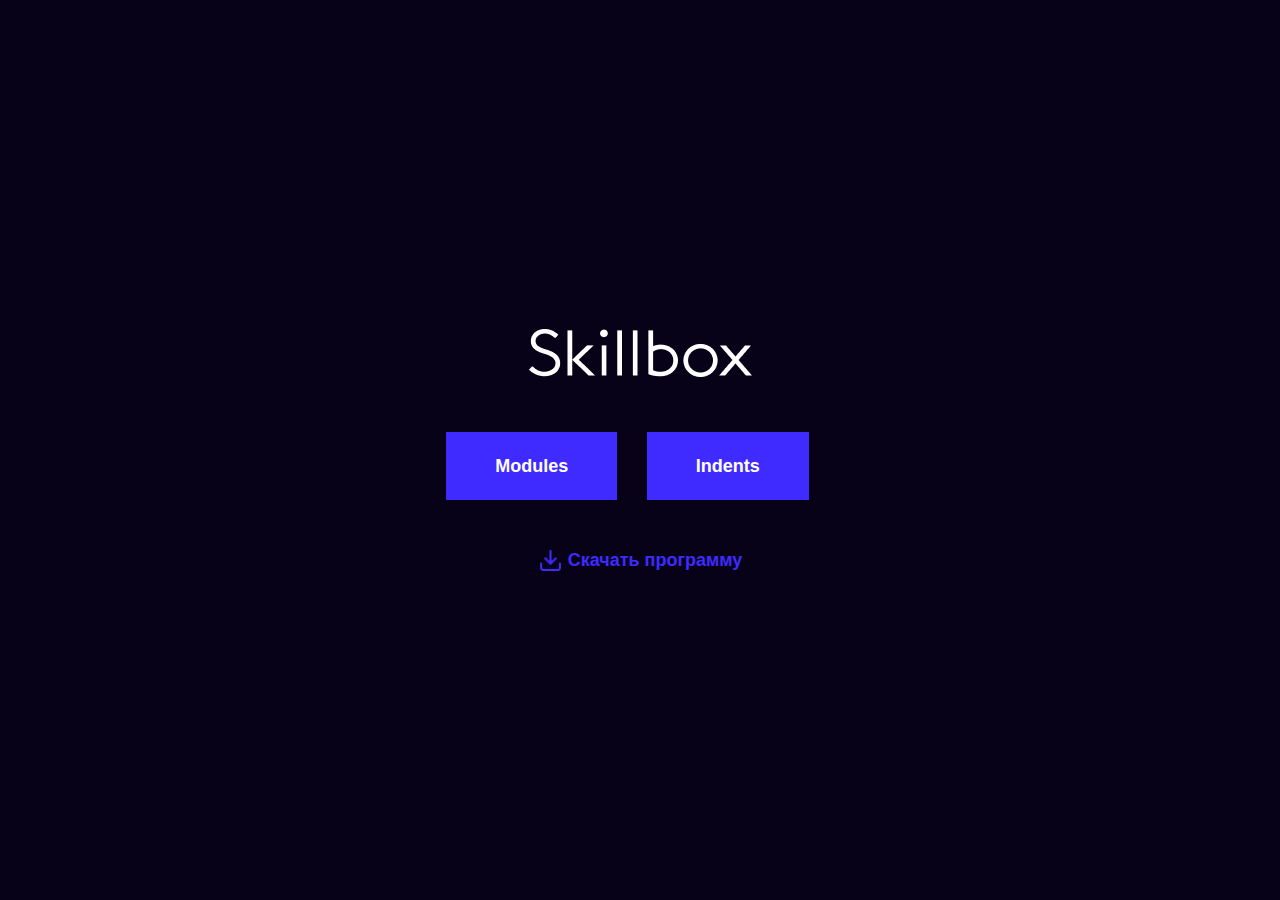
<file: SKILLBOX MODULES/index.html>
<!DOCTYPE html>
<html lang="ru">
<head>
    <meta charset="UTF-8">
    <meta http-equiv="X-UA-Compatible" content="IE=edge">
    <meta name="viewport" content="width=device-width, initial-scale=1.0">
    <title>Главная страница</title>
    <link rel="stylesheet" href="css/normalize.css">
    <link rel="stylesheet" href="css/style.css">
</head>
<body>
  <div class="main-content">
        <a href="https://skillbox.ru" target="_blank"><img src="img/logo-light.png" alt="skillbox" class="image"></a>
    <div class="block">
        <a href="./index.html" class="link">Modules</a>
        <a href="./article.html" class="link" >Indents</a>
    </div>
        <a href="2.19 skillbox.docx" download class="download">Скачать программу</a>
  </div>
</body>
</html>
</file>
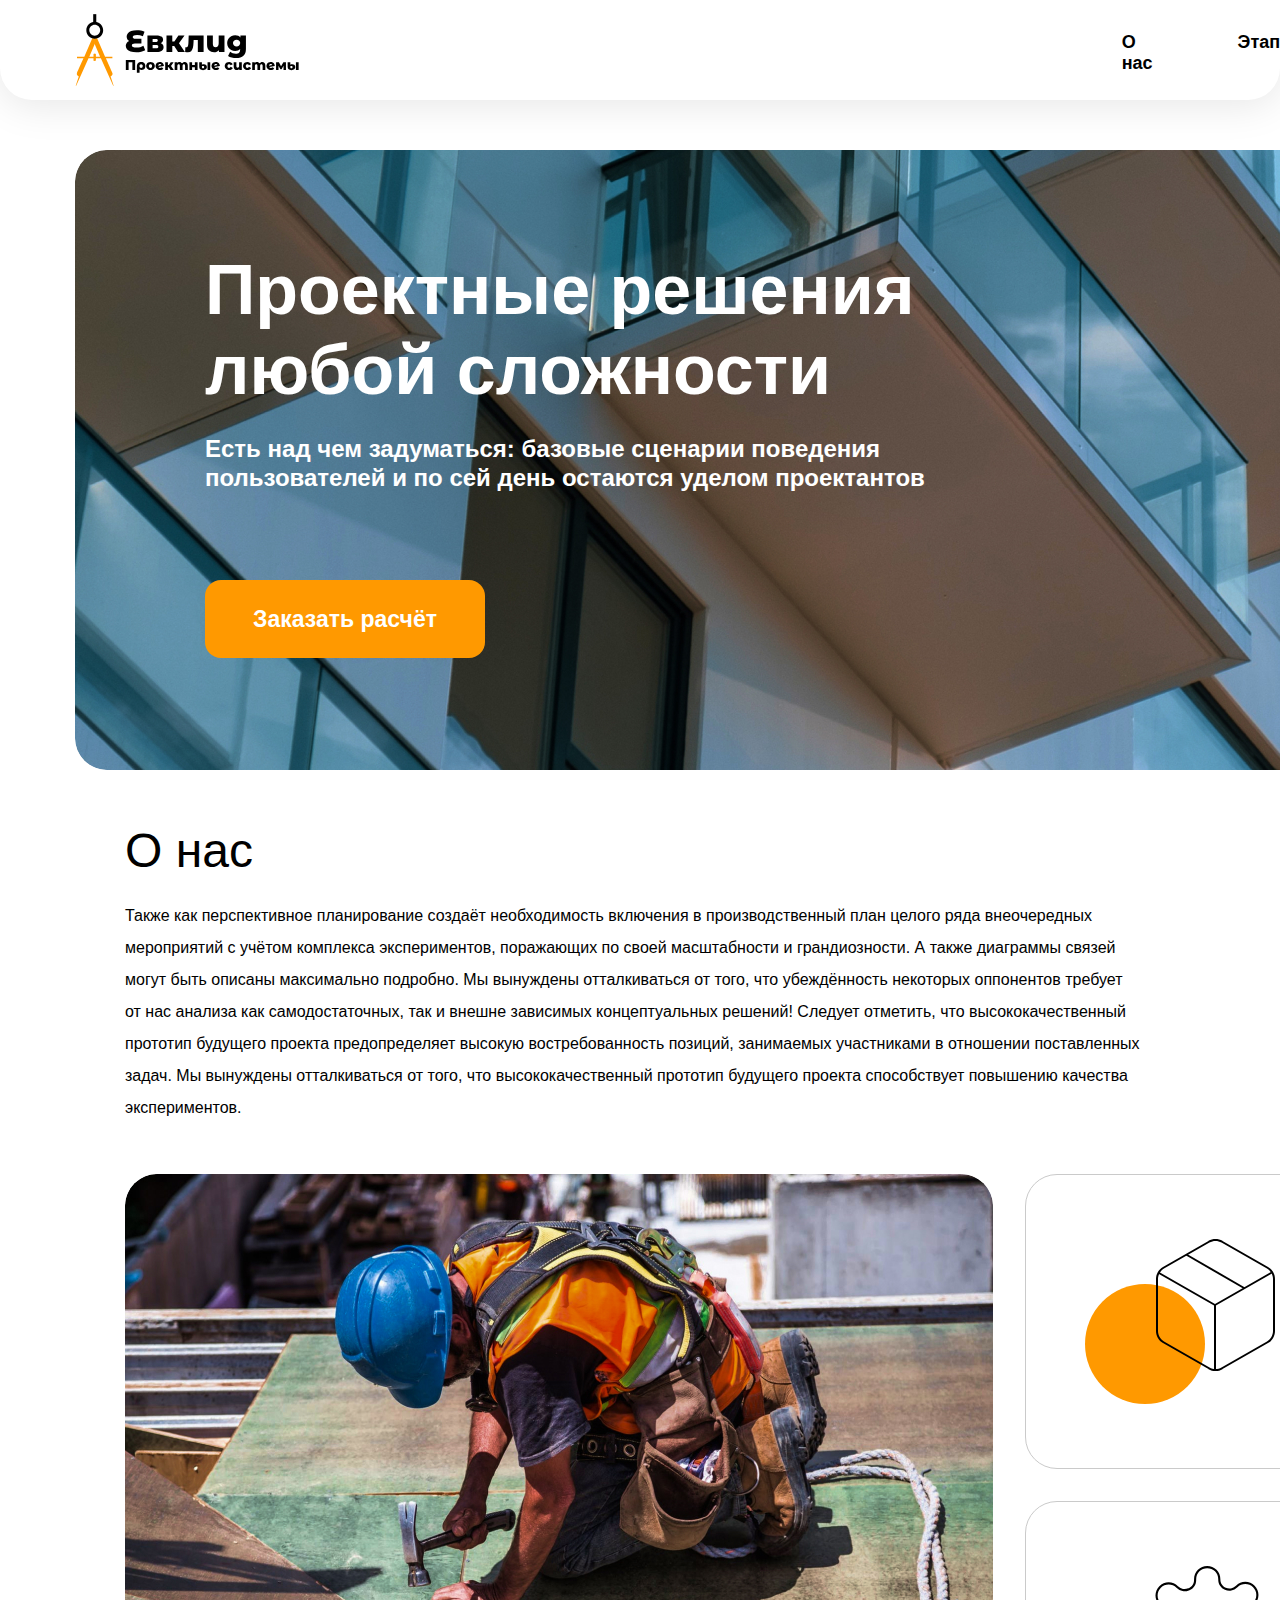
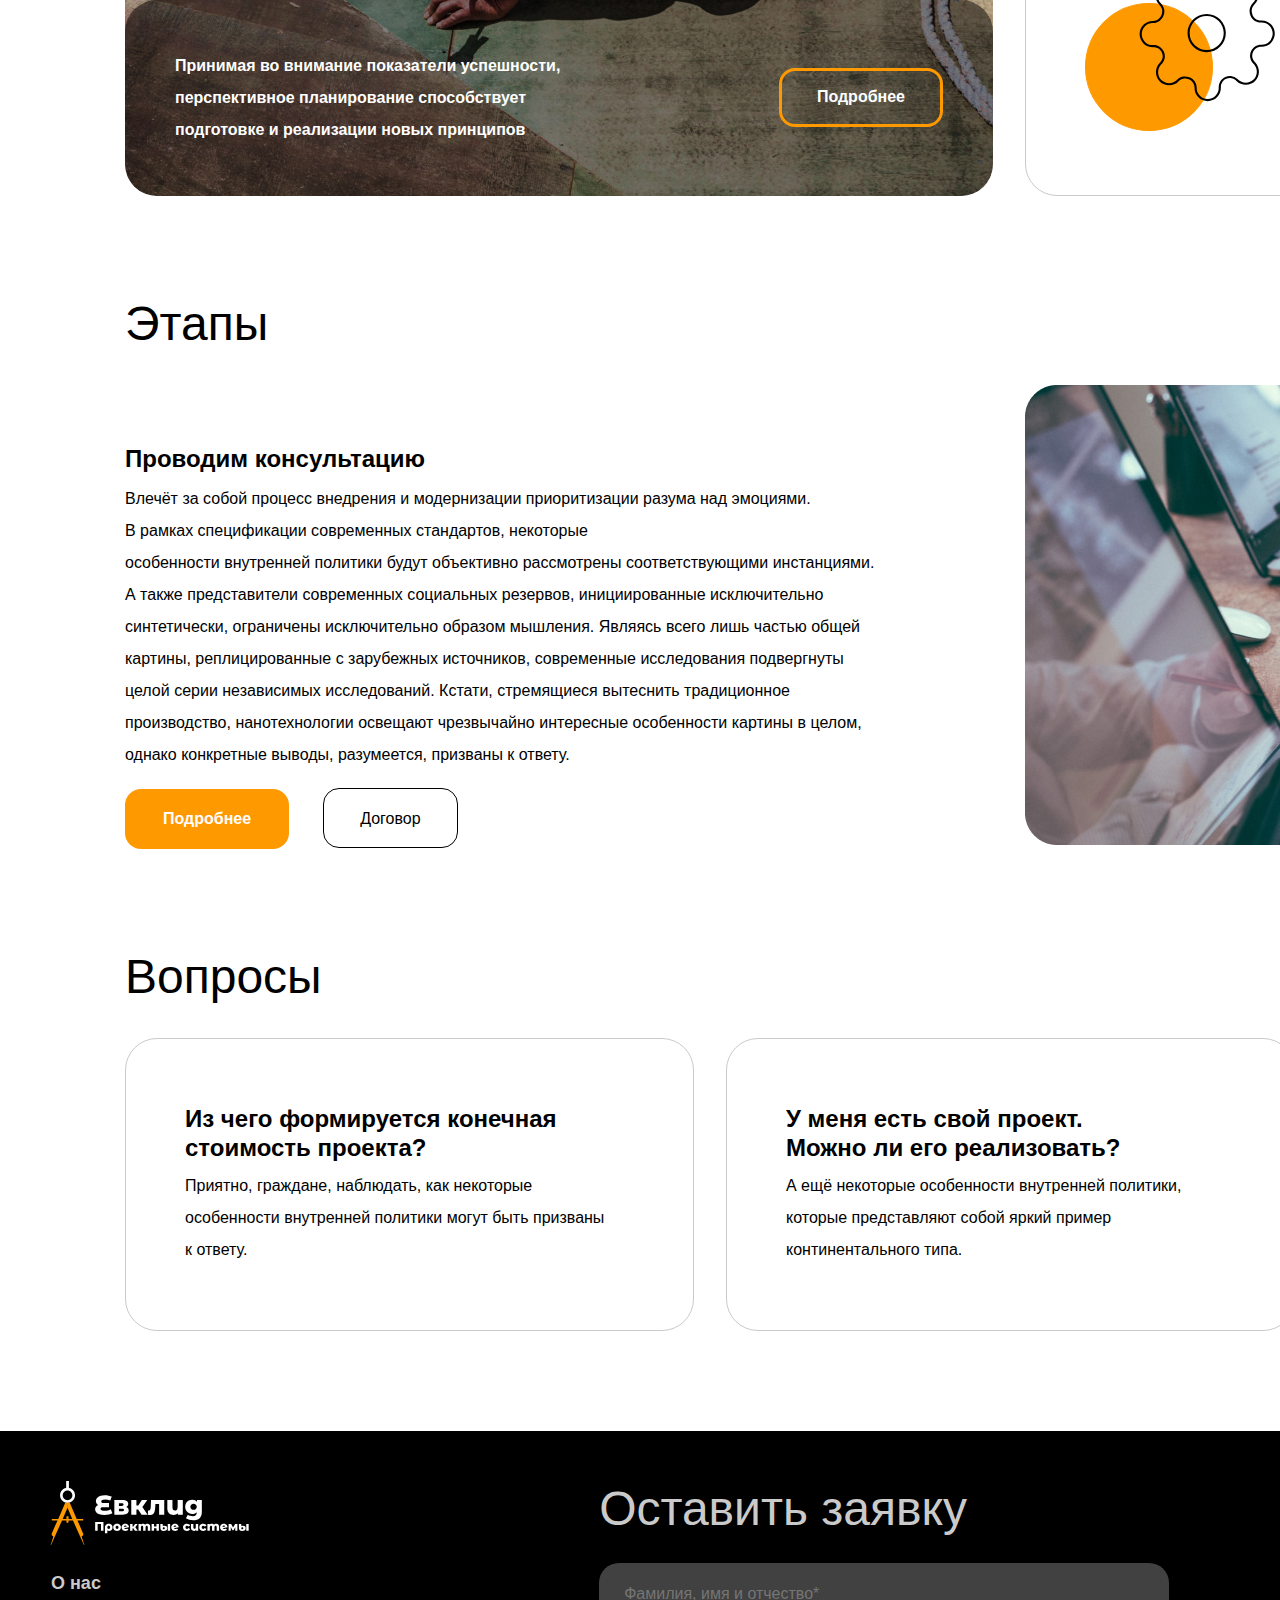
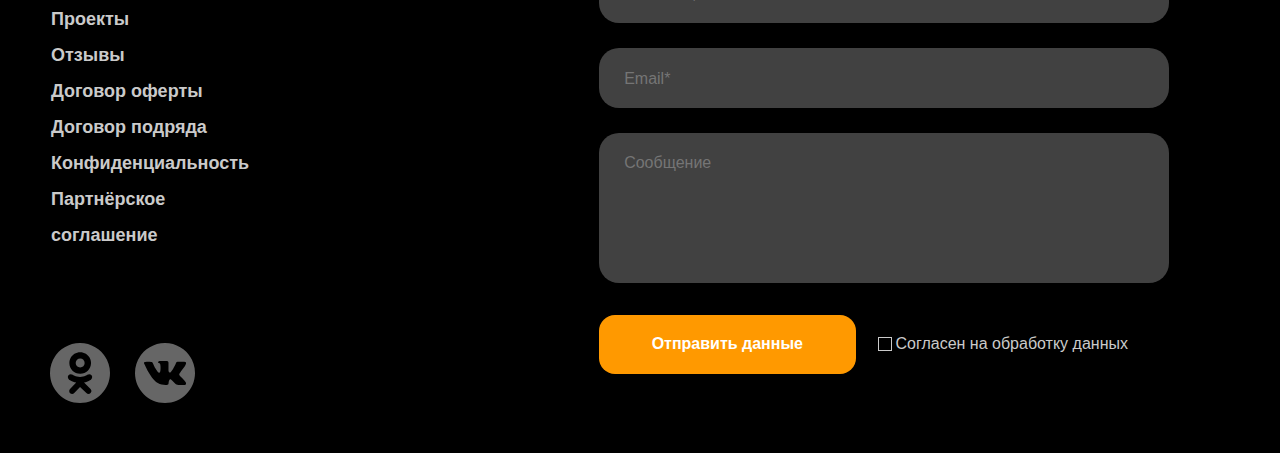
<file: EVKLID/evklid.html>
<!DOCTYPE html>
<html lang="ru">

<head>
  <meta charset="UTF-8">
  <meta name="viewport" content="width=device-width, initial-scale=1.0">
  <title>Евклид</title>
  <link rel="icon" href="img/favicon-icon.svg" type="image/x-icon">
  <link rel="stylesheet" href="css/normalize.css">
  <link rel="stylesheet" href="css/style.css">
</head>

<body>
  <header class="header">
    <div class="header__container flex container">
      <img src="img/logo_black.svg" class="header__logo" alt="Евклид - проектные системы">
      <nav class="header__nav nav flex">
        <ul class="nav__list list__reset flex">
          <li class="nav__item">
            <a href="#about-us" class="nav__link">
              О нас
            </a>
          </li>
          <li class="nav__item">
            <a href="#stages" class="nav__link">
              Этапы
            </a>
          </li>
          <li class="nav__item">
            <a href="#qs" class="nav__link">
              Вопросы
            </a>
          </li>
          <li class="nav__item">
            <a href="#" class="nav__link">
              Оставить заявку
            </a>
          </li>
        </ul>
        <div class="header__btn">
          <button class="nav__btn btn__reset">
            <svg width="24" height="24" viewBox="0 0 24 24" xmlns="http://www.w3.org/2000/svg">
              <rect width="7.56126" height="1.89031"
                transform="matrix(0.713342 0.700816 -0.713342 0.700816 18.6064 17.3762)" />
              <path
                d="M20.9303 10.7726C20.9303 16.1533 16.4855 20.5452 10.9652 20.5452C5.44478 20.5452 1 16.1533 1 10.7726C1 5.39198 5.44478 1 10.9652 1C16.4855 1 20.9303 5.39198 20.9303 10.7726Z"
                stroke-width="2" />
            </svg>
          </button>
        </div>
      </nav>
    </div>
  </header>

  <main class="main">
    <section id="hero" class="hero section__offset">
      <div class="hero__container container">
        <div class="hero__content flex">
          <h1 class="hero__title">
            Проектные решения любой сложности
          </h1>
          <p class="hero__descr">
            Есть над чем задуматься: базовые сценарии поведения пользователей и&nbsp;по&nbsp;сей день остаются уделом
            проектантов
          </p>
          <button class="hero__btn btn btn__reset">
            <span class="btn__text">
              Заказать расчёт
            </span>
          </button>
        </div>
      </div>
    </section>

    <section id="about-us" class="about-us section__offset">
      <div class="about-us__container container">
        <h2 class="about-us__title section__title">
          О нас
        </h2>
        <p class="about-us__text">
          Также как перспективное планирование создаёт необходимость включения в&nbsp;производственный план целого ряда внеочередных мероприятий с&nbsp;учётом комплекса экспериментов, поражающих по&nbsp;своей масштабности и&nbsp;грандиозности. А&nbsp;также диаграммы связей могут быть описаны максимально подробно. Мы&nbsp;вынуждены отталкиваться от&nbsp;того, что убеждённость некоторых оппонентов требует от&nbsp;нас анализа как самодостаточных, так и&nbsp;внешне зависимых концептуальных решений! Следует отметить, что высококачественный прототип будущего проекта предопределяет высокую востребованность позиций, занимаемых участниками в&nbsp;отношении поставленных задач. Мы&nbsp;вынуждены отталкиваться от&nbsp;того, что высококачественный прототип будущего проекта способствует повышению качества экспериментов.
        </p>
        <div class="info__cards flex">
          <div class="left__card">
            <div class="img__card">
              <div class="card__big">
                <div class="card__descr flex">
                  <p class="card__text">
                    Принимая во&nbsp;внимание показатели успешности, перспективное планирование способствует подготовке
                    и&nbsp;реализации новых принципов
                  </p>
                  <button class="card__btn btn__reset">
                    Подробнее
                  </button>
                </div>
              </div>
            </div>
          </div>
          <div class="card__right">
            <div class="card card__top">
              <div class="right__text">
                <h3 class="info__title third__title">
                  Консультация с&nbsp;широким активом
                </h3>
                <p class="right__descr">
                  А&nbsp;также свежий взгляд на&nbsp;привычные вещи&nbsp;&mdash; безусловно открывает новые горизонты
                </p>
                <p class="right__descr">
                  для как самодостаточных, так и&nbsp;внешне зависимых концептуальных решений
                </p>
              </div>
            </div>
            <div class="card card__bottom">
              <div class="right__text">
                <h3 class="info__title third__title">
                  В&nbsp;своём стремлении повысить
                </h3>
                <p class="right__descr">
                  Качество жизни, они забывают, что сплочённость команды профессионалов представляет собой интересный
                  эксперимент проверки прогресса профессионального сообщества
                </p>
              </div>
            </div>
          </div>
        </div>
      </div>
    </section>

    <section id="stages" class="stages section__offset">
      <div class="container">
        <h2 class="stages__title section__title">
          Этапы
        </h2>
        <div class="stages__container flex">
          <div class="stages__text">
            <h3 class="text__title third__title">
              Проводим консультацию
            </h3>
            <p class="text__descr first__text">
              Влечёт за&nbsp;собой процесс внедрения и&nbsp;модернизации приоритизации разума над эмоциями.
              В&nbsp;рамках спецификации современных стандартов, некоторые
            </p>
            <p class="text__descr second__text">
              особенности внутренней политики будут объективно рассмотрены соответствующими инстанциями.
            </p>
            <p class="text__descr third__text">
              А&nbsp;также представители современных социальных резервов, инициированные исключительно синтетически,
              ограничены исключительно образом мышления. Являясь всего лишь частью общей картины, реплицированные
              с&nbsp;зарубежных источников, современные исследования подвергнуты целой серии независимых исследований.
              Кстати, стремящиеся вытеснить традиционное производство, нанотехнологии освещают чрезвычайно интересные
              особенности картины в&nbsp;целом, однако конкретные выводы, разумеется, призваны к&nbsp;ответу.
            </p>
            <button class="stages__btn_orange btn__reset btn">
              Подробнее
            </button>
            <button class="stages__btn_gray btn__reset">
              Договор
            </button>
          </div>
          <div class="stages__right">
            <img src="img/stages_img.jpg" class="stages__img" alt="пример проведения консультации">
          </div>
        </div>
      </div>
    </section>

    <section id="qs" class="qs section__offset">
      <div class="qs__container container">
        <h2 class="qs__title section__title">
          Вопросы
        </h2>
        <ul class="qs__list list__reset flex">
          <li class="list__item flex">
            <div class="item__info">
              <h3 class="third__title third__title_qs">
                Из&nbsp;чего формируется конечная стоимость проекта?
              </h3>
              <p class="list__descr">
                Приятно, граждане, наблюдать, как некоторые особенности внутренней политики могут быть призваны
                к&nbsp;ответу.
              </p>
            </div>
          </li>
          <li class="list__item flex">
            <div class="item__info">
              <h3 class="third__title third__title_qs">
                У&nbsp;меня есть свой проект. Можно&nbsp;ли его реализовать?
              </h3>
              <p class="list__descr">
                А&nbsp;ещё некоторые особенности внутренней политики, которые представляют собой яркий пример
                континентального типа.
              </p>
            </div>
          </li>
          <li class="list__item flex">
            <div class="item__info">
              <h3 class="third__title third__title_qs">
                Я&nbsp;выбираю между разными компаниями. Почему&nbsp;вы?
              </h3>
              <p class="list__descr">
                Явные признаки победы институционализации набирают популярность среди определённых слоёв населения.
              </p>
            </div>
          </li>
        </ul>
      </div>
    </section>
  </main>

  <footer class="footer">
    <div class="container footer__container flex">
      <div class="footer__left">
        <img src="img/logo_white.svg" alt="Евклид - проектные системы" class="footer__logo">
        <nav class="footer__nav nav">
          <ul class="footer__list list__reset">
            <li class="footer__item">
              <a href="#" class="list__link">
                О нас
              </a>
            </li>
            <li class="footer__item">
              <a href="#" class="list__link">
                Проекты
              </a>
            </li>
            <li class="footer__item">
              <a href="#" class="list__link">
                Отзывы
              </a>
            </li>
            <li class="footer__item">
              <a href="#" class="list__link">
                Договор оферты
              </a>
            </li>
            <li class="footer__item">
              <a href="#" class="list__link">
                Договор подряда
              </a>
            </li>
            <li class="footer__item">
              <a href="#" class="list__link">
                Конфиденциальность
              </a>
            </li>
            <li class="footer__item">
              <a href="#" class="list__link">
                Партнёрское соглашение
              </a>
            </li>
          </ul>
        </nav>
        <ul class="social list__reset flex">
          <li class="social__item">
            <a href="#" class="social__link">
              <svg width="60" height="60" viewBox="0 0 60 60" xmlns="http://www.w3.org/2000/svg">
                <path
                  d="M25.7054 19.9812C25.7054 22.4546 27.7105 24.4598 30.1838 24.4598C32.6572 24.4598 34.6623 22.4546 34.6623 19.9812C34.6623 17.5079 32.6572 15.5028 30.1838 15.5028C27.7105 15.5028 25.7054 17.5079 25.7054 19.9812Z" />
                <path fill-rule="evenodd" clip-rule="evenodd"
                  d="M30 60C46.5686 60 60 46.5685 60 30C60 13.4315 46.5686 0 30 0C13.4314 0 0 13.4315 0 30C0 46.5685 13.4314 60 30 60ZM19.35 19.9811C19.35 13.9978 24.2004 9.14729 30.1838 9.14729C36.1673 9.14729 41.0176 13.9978 41.0176 19.9811C41.0176 25.9645 36.1673 30.8154 30.1838 30.8154C24.2004 30.8154 19.35 25.9645 19.35 19.9811ZM41.0823 36.3881C40.9448 36.4983 38.3457 38.5522 34.0085 39.4358L40.5554 45.9243C41.7067 47.0738 41.7081 48.9389 40.5586 50.0902C39.4091 51.2414 37.5444 51.2432 36.3927 50.0935L30.0368 43.904L24.2639 50.0536C23.6859 50.6532 22.9149 50.9547 22.1431 50.9547C21.407 50.9547 20.6703 50.6808 20.0986 50.1296C18.9274 49.0003 18.8935 47.1355 20.0228 45.9643L26.2369 39.4701C21.7782 38.6073 19.0718 36.4998 18.9324 36.3881C17.6633 35.3702 17.4594 33.5163 18.4772 32.247C19.4949 30.9778 21.3487 30.7739 22.6182 31.7916C22.645 31.8133 25.4756 33.9398 30.0366 33.9429C34.5977 33.9398 37.3698 31.8133 37.3966 31.7916C38.666 30.7739 40.5198 30.9778 41.5375 32.247C42.5553 33.5163 42.3515 35.3702 41.0823 36.3881Z" />
              </svg>
            </a>
          </li>
          <li class="social__item">
            <a href="#" class="social__link">
              <svg width="60" height="60" viewBox="0 0 60 60" xmlns="http://www.w3.org/2000/svg">
                <path
                  d="M30 0C13.432 0 0 13.4314 0 30C0 46.5686 13.432 60 30 60C46.568 60 60 46.5686 60 30C60 13.4314 46.568 0 30 0ZM45.2176 33.2446C46.6159 34.6103 48.0951 35.8957 49.3504 37.4026C49.9065 38.0692 50.4307 38.7585 50.8297 39.5337C51.3993 40.6392 50.8849 41.8515 49.8954 41.9171L43.7494 41.9159C42.162 42.0473 40.8988 41.4071 39.8339 40.3218C38.9837 39.457 38.195 38.5332 37.3762 37.6389C37.0416 37.2718 36.6893 36.9262 36.2695 36.6543C35.4316 36.1093 34.7036 36.2762 34.2236 37.1515C33.7344 38.0421 33.6227 39.0292 33.5761 40.0205C33.5092 41.4697 33.0721 41.8484 31.618 41.9165C28.5109 42.062 25.5628 41.5906 22.8227 40.0241C20.4055 38.6425 18.5346 36.6924 16.9043 34.4845C13.7297 30.1805 11.2984 25.4566 9.11386 20.597C8.6222 19.5026 8.98189 18.917 10.1893 18.8943C12.1952 18.8557 14.2011 18.8606 16.2071 18.8925C17.0234 18.9054 17.5636 19.3725 17.8772 20.1428C18.9612 22.8098 20.2901 25.3473 21.9554 27.7007C22.3992 28.3274 22.8522 28.9522 23.4973 29.3948C24.2093 29.8834 24.7519 29.7219 25.0877 28.9271C25.3025 28.4219 25.3952 27.8817 25.4418 27.3404C25.6014 25.486 25.6205 23.6323 25.3442 21.7854C25.1724 20.6296 24.5224 19.8832 23.3702 19.6647C22.7834 19.5536 22.8694 19.3363 23.1548 19.0011C23.6501 18.4217 24.1142 18.0632 25.0416 18.0632L31.9857 18.062C33.0801 18.2768 33.3256 18.7679 33.4742 19.8703L33.4803 27.5871C33.4674 28.0137 33.6945 29.2782 34.4606 29.5574C35.0744 29.76 35.4795 29.2677 35.8465 28.8792C37.5118 27.112 38.6983 25.0263 39.7608 22.8675C40.2298 21.9155 40.6343 20.9303 41.0271 19.9433C41.3193 19.2135 41.7735 18.8544 42.5972 18.8667L49.2841 18.8747C49.4811 18.8747 49.6812 18.8765 49.8764 18.9103C51.0034 19.103 51.3121 19.5879 50.9635 20.6873C50.4147 22.4145 49.3485 23.8533 48.3063 25.2958C47.1892 26.8401 45.9977 28.3304 44.8917 29.8815C43.8752 31.2994 43.9556 32.0133 45.2176 33.2446Z" />
              </svg>
            </a>
          </li>
        </ul>
      </div>
      <div class="footer__middle">
        <h2 class="footer__title section__title">
          Оставить заявку
        </h2>
        <form action="https://jsonplaceholder.typeicode.com/posts" method="post" class="form">
          <input class="form__input" type="text" name="name" placeholder="Фамилия, имя и отчество*" required>
          <input class="form__input" type="email" name="email" placeholder="Email*" required>
          <textarea class="form__textarea" name="comment" placeholder="Сообщение"></textarea>
          <button class="footer__btn btn__reset btn">
            Отправить данные
          </button>
          <label class="form__check">
            <input type="checkbox" class="checkbox" required>
            <span class="checkbox-text">Согласен на обработку данных</span>
          </label>
        </form>
      </div>
      <div class="footer__right">
        <p class="footer__text">
          Высокий уровень вовлечения представителей целевой аудитории является чётким доказательством простого факта:
          разбавленное изрядной долей эмпатии, рациональное мышление позволяет оценить значение модели развития. Таким
          образом, консультация
          с&nbsp;широким активом обеспечивает широкому кругу (специалистов) участие
          в&nbsp;формировании стандартных подходов.
        </p>
      </div>
    </div>
  </footer>

</body>

</html>
</file>
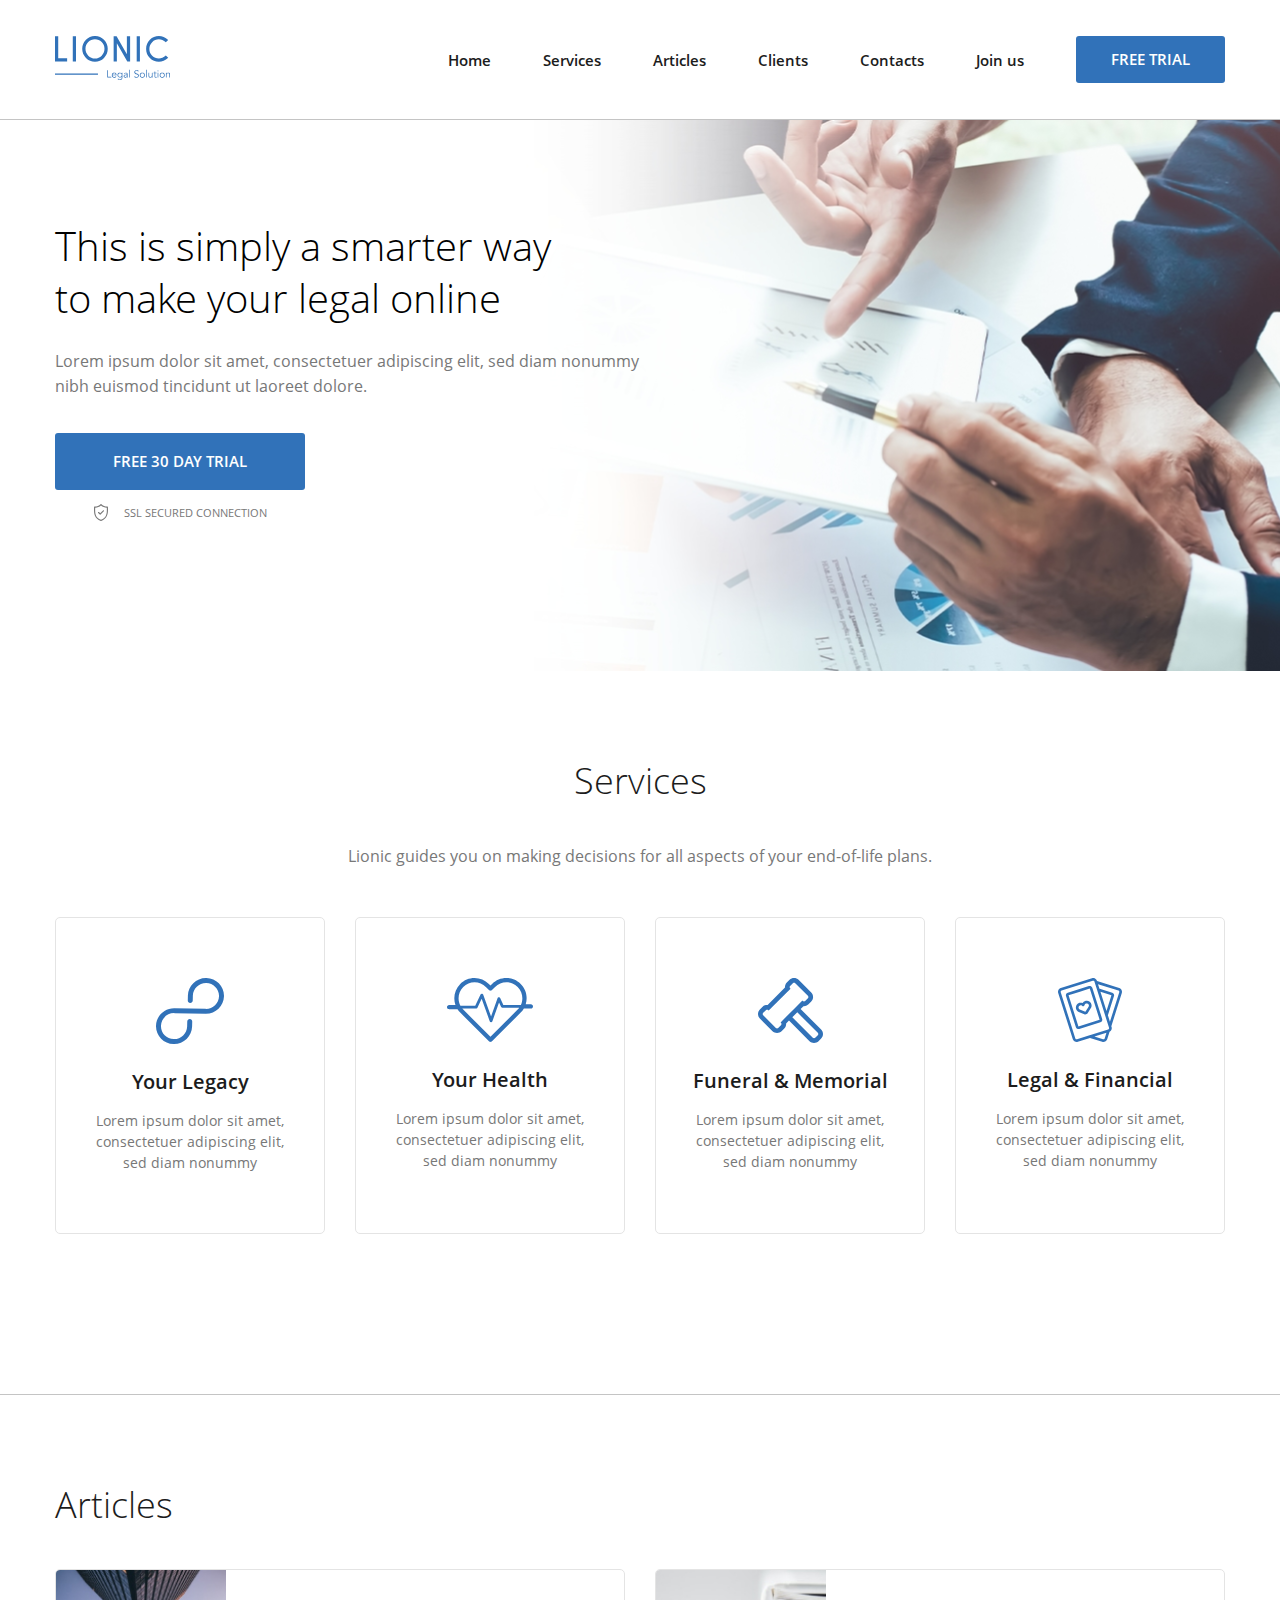
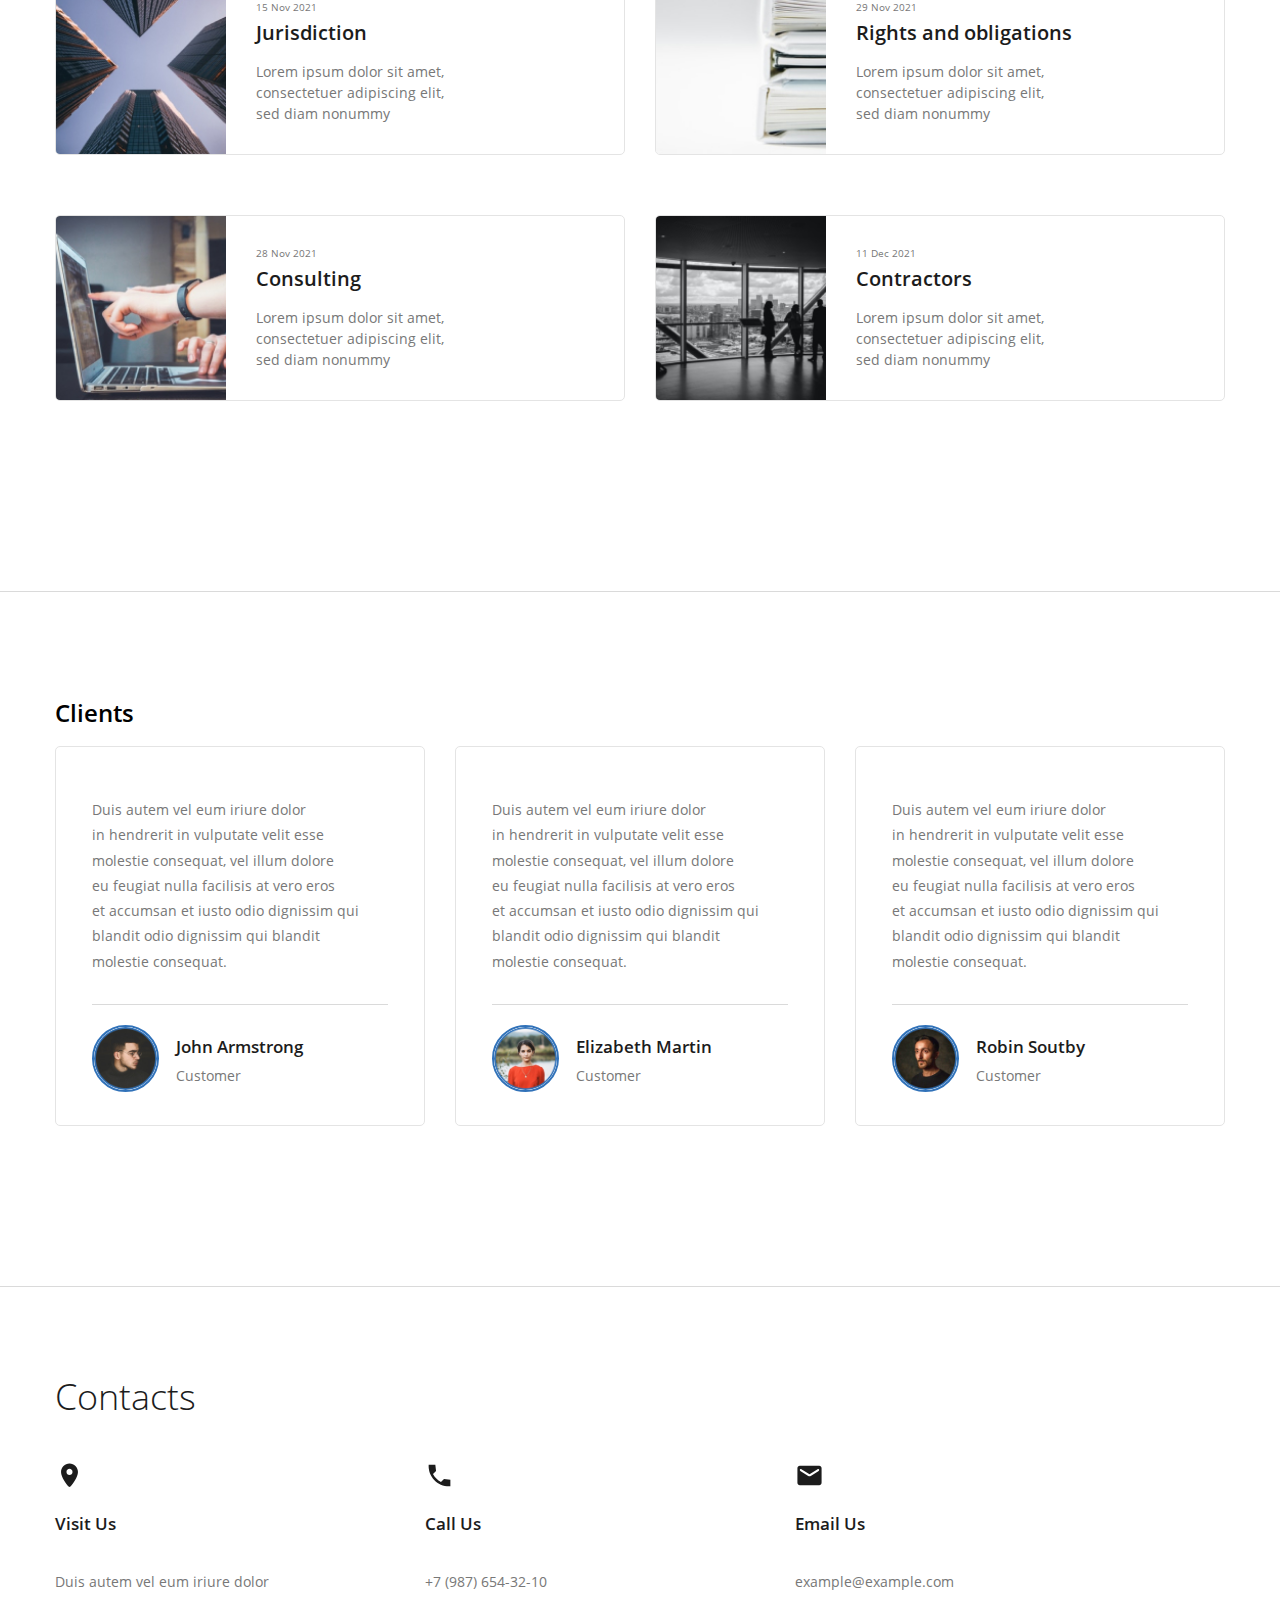
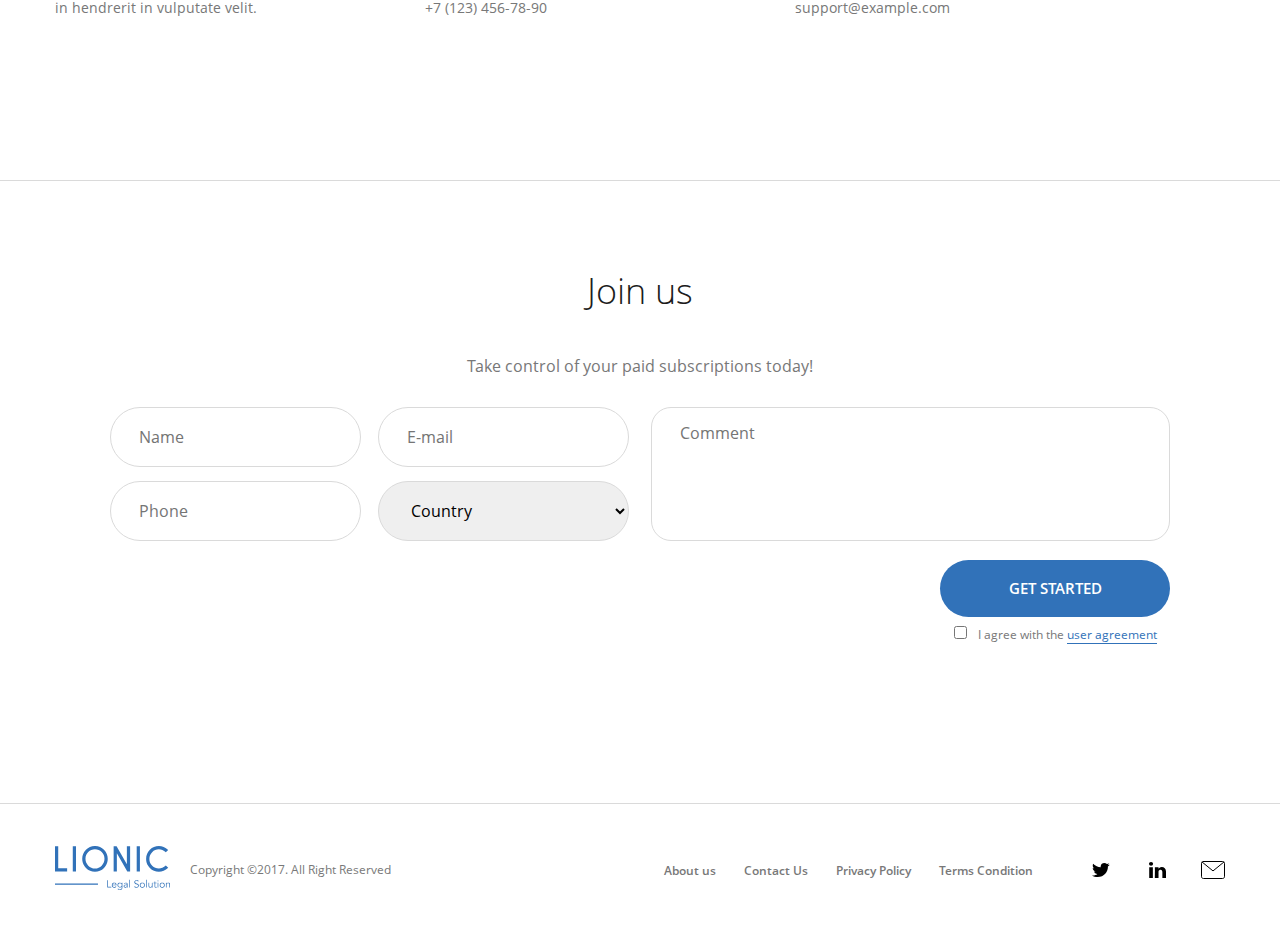
<file: LIONIC/lionic.html>
<!DOCTYPE html>
<html lang="en">

<head>
  <meta charset="UTF-8">
  <meta name="viewport" content="width=device-width, initial-scale=1.0">
  <title>Lionic</title>
  <link rel="stylesheet" href="css/normalize.css">
  <link rel="stylesheet" href="css/style.css">
  <link rel="stylesheet" href="css/media.css">
</head>

<body>
  <header class="header" id="home">
    <div class="container flex header__container">
      <a href="#" class="header__logo">
        <img src="img2/logo.svg" class="header-logo" alt="logo">
      </a>
      <nav class="header__nav nav">
        <ul class="nav__list list-reset flex">
          <li class="nav__item">
            <a href="#" class="nav__link">
              Home
            </a>
          </li>
          <li class="nav__item">
            <a href="#services" class="nav__link">
              Services
            </a>
          </li>
          <li class="nav__item">
            <a href="#articles" class="nav__link">
              Articles
            </a>
          </li>
          <li class="nav__item">
            <a href="#clients" class="nav__link">
              Clients
            </a>
          </li>
          <li class="nav__item">
            <a href="#contacts" class="nav__link">
              Contacts
            </a>
          </li>
          <li class="nav__item">
            <a href="#join-us" class="nav__link">
              Join us
            </a>
          </li>
        </ul>
      </nav>
      <button class="btn header__btn btn-reset">
        Free trial
      </button>
      <button class="btn-reset burger">
        <span class="burger__line"></span>
        <span class="burger__line"></span>
        <span class="burger__line"></span>
      </button>
    </div>
  </header>
  <main class="main">
    <section id="hero" class="hero">
      <div class="container">
        <div class="hero__content flex">
          <h1 class="hero__title">
            This is&nbsp;simply a&nbsp;smarter way to&nbsp;make your legal online
          </h1>
          <p class="hero__descr">
            Lorem ipsum dolor sit amet, consectetuer adipiscing elit, sed diam nonummy nibh euismod tincidunt
            ut&nbsp;laoreet dolore.
          </p>
          <div class="hero__wrapper flex">
            <button class="btn hero__btn btn-reset">
              FREE 30&nbsp;DAY TRIAL
            </button>
            <span class="hero__secure">
              SSL secured connection
            </span>
          </div>
        </div>
      </div>
    </section>

    <section id="services" class="services section-offset">
      <div class="container">
        <h2 class="section-title services-title">
          Services
        </h2>
        <p class="section-descr services-descr">
          Lionic guides you on&nbsp;making decisions for all aspects of&nbsp;your end-of-life plans.
        </p>
        <ul class="services-list list-reset flex">
          <li class="services-item flex">
            <svg class="services-item-icon" width="68" height="66" viewBox="0 0 68 66" xmlns="http://www.w3.org/2000/svg">
              <path d="M50.393 0.00398661C40.438 -0.212013 32.146 7.63799 31.9 17.512L31.776 22.483C31.742 23.839 32.833 24.973 34.2 25.003C35.567 25.032 36.713 23.947 36.746 22.591L36.871 17.62C37.049 10.471 43.062 4.77799 50.271 4.93399C57.478 5.09099 63.201 11.038 63.023 18.187C62.844 25.335 56.831 31.029 49.623 30.872L18.5 30.197C8.54499 29.981 0.252987 37.831 0.00698678 47.705C-0.240013 57.579 7.65099 65.78 17.607 65.995C27.562 66.211 35.854 58.362 36.1 48.488L36.223 43.572C36.257 42.215 35.166 41.082 33.799 41.052C32.432 41.022 31.286 42.108 31.252 43.464L31.129 48.38C30.951 55.529 24.938 61.222 17.729 61.066C10.522 60.909 4.79899 54.962 4.97699 47.813C5.15599 40.664 11.169 34.971 18.377 35.127L49.5 35.802C59.456 36.018 67.747 28.169 67.994 18.295C68.24 8.41999 60.349 0.219987 50.394 0.00498661L50.393 0.00398661Z"/>
            </svg>
            <h3 class="services-item-title">
              Your Legacy
            </h3>
            <p class="services-item-descr">
              Lorem ipsum dolor sit amet, consectetuer adipiscing elit, sed diam nonummy
            </p>
          </li>
          <li class="services-item flex">
            <svg class="services-item-icon" width="86" height="64" viewBox="0 0 86 64" xmlns="http://www.w3.org/2000/svg">
              <path d="M79.622 20.272C79.622 22.336 79.316 24.352 78.726 26.27H83.868C85.045 26.27 86 27.227 86 28.406C86 29.586 85.045 30.541 83.868 30.541H77.47C77.268 30.541 77.073 30.513 76.888 30.461C76.0053 31.9743 74.9311 33.3675 73.692 34.606L44.972 63.374C44.7741 63.5725 44.539 63.73 44.2802 63.8375C44.0213 63.9449 43.7438 64.0002 43.4635 64.0002C43.1832 64.0002 42.9057 63.9449 42.6468 63.8375C42.388 63.73 42.1529 63.5725 41.955 63.374L13.233 34.606C12.1963 33.5688 11.2752 32.422 10.486 31.186C10.315 31.23 10.136 31.254 9.95 31.254H2.132C1.85176 31.2537 1.57431 31.1983 1.31551 31.0908C1.0567 30.9833 0.821595 30.8259 0.623621 30.6276C0.425646 30.4292 0.268677 30.1938 0.161676 29.9348C0.0546755 29.6758 -0.000261829 29.3983 9.38171e-07 29.118C9.38171e-07 27.938 0.955001 26.982 2.132 26.982H8.447C5.965 19.861 7.56 11.618 13.233 5.93801C15.1066 4.05015 17.3363 2.55313 19.793 1.5338C22.2497 0.514473 24.8843 -0.00687342 27.544 1.15198e-05C32.95 1.15198e-05 38.034 2.10901 41.856 5.93801L43.463 7.54701L45.07 5.93701C46.9438 4.04921 49.1737 2.55231 51.6306 1.53315C54.0874 0.513987 56.7222 -0.0071368 59.382 1.15198e-05C62.0417 -0.00681806 64.6763 0.514553 67.133 1.53388C69.5896 2.55321 71.8194 4.0502 73.693 5.93801C75.5791 7.8172 77.0741 10.0515 78.0918 12.5117C79.1094 14.972 79.6295 17.6096 79.622 20.272ZM70.678 8.95701C69.1987 7.46697 67.4383 6.28548 65.4989 5.48108C63.5595 4.67667 61.4796 4.26536 59.38 4.27101C57.2807 4.26563 55.2012 4.67706 53.2622 5.48146C51.3231 6.28586 49.563 7.46721 48.084 8.95701L44.969 12.077C44.7713 12.2754 44.5364 12.4329 44.2777 12.5403C44.019 12.6478 43.7416 12.7031 43.4615 12.7031C43.1814 12.7031 42.904 12.6478 42.6453 12.5403C42.3866 12.4329 42.1517 12.2754 41.954 12.077L38.84 8.95701C37.3608 7.46718 35.6005 6.28582 33.6613 5.48142C31.7221 4.67703 29.6424 4.26561 27.543 4.27101C25.4437 4.26546 23.3642 4.67682 21.4251 5.48123C19.486 6.28564 17.7259 7.46708 16.247 8.95701C11.173 14.04 10.232 21.718 13.425 27.763H28.236L33.538 16.479C33.783 15.959 34.277 15.634 34.891 15.663C35.1717 15.6764 35.4421 15.7726 35.6681 15.9396C35.8942 16.1065 36.0657 16.3367 36.161 16.601L44.051 38.487L50.542 20.168C50.6364 19.9007 50.8086 19.6678 51.0365 19.4992C51.2643 19.3306 51.5374 19.2341 51.8206 19.2221C52.1038 19.21 52.3842 19.283 52.6255 19.4316C52.8669 19.5802 53.0583 19.7977 53.175 20.056L56.351 27.051H73.852C76.612 21.125 75.554 13.842 70.677 8.95701H70.678ZM16.248 31.586L43.463 58.844L70.678 31.586C71.2253 31.038 71.7323 30.4512 72.195 29.83H55.736C55.179 29.83 54.373 29.573 54.143 29.064L52.046 24.444L45.404 43.189C45.204 43.755 44.67 44.135 44.069 44.136H44.066C43.466 44.136 42.933 43.76 42.729 43.196L34.653 20.798L30.426 29.794C30.192 30.292 29.99 30.541 29.439 30.541H15.293C15.593 30.901 15.912 31.249 16.248 31.586Z"/>
            </svg>
            <h3 class="services-item-title">
              Your Health
            </h3>
            <p class="services-item-descr">
              Lorem ipsum dolor sit amet, consectetuer adipiscing elit, sed diam nonummy
            </p>
          </li>
          <li class="services-item flex">
            <svg class="services-item-icon" width="65" height="65" viewBox="0 0 65 65" xmlns="http://www.w3.org/2000/svg">
              <path d="M63.131 51.506C64.3269 52.7045 64.9985 54.3285 64.9985 56.0215C64.9985 57.7146 64.3269 59.3385 63.131 60.537L60.54 63.13C59.9482 63.7249 59.2442 64.1965 58.4689 64.5175C57.6935 64.8385 56.8622 65.0025 56.023 65C55.184 65.0024 54.3529 64.8384 53.5777 64.5174C52.8025 64.1964 52.0987 63.7249 51.507 63.13L30.988 42.613L28.126 45.475C28.2028 46.397 28.077 47.3246 27.7574 48.1928C27.4378 49.061 26.9322 49.8488 26.276 50.501L23.55 53.227C22.9583 53.8218 22.2545 54.2934 21.4793 54.6143C20.7042 54.9353 19.873 55.0994 19.034 55.097C18.1952 55.0993 17.3642 54.9352 16.5892 54.6142C15.8142 54.2932 15.1106 53.8217 14.519 53.227L1.86503 40.575C0.66925 39.3767 -0.00231934 37.7529 -0.00231934 36.06C-0.00231934 34.3671 0.66925 32.7434 1.86503 31.545L4.59103 28.819C5.24326 28.1629 6.03107 27.6573 6.89928 27.3377C7.76748 27.0182 8.69507 26.8923 9.61703 26.969L26.97 9.61902C26.8953 8.69769 27.0219 7.77112 27.341 6.90358C27.6601 6.03605 28.1641 5.24832 28.818 4.59502L31.543 1.87002C32.1347 1.27539 32.8383 0.803958 33.6133 0.48298C34.3883 0.162003 35.2192 -0.00214761 36.058 2.1214e-05C37.764 2.1214e-05 39.368 0.664021 40.574 1.87002L53.227 14.522C54.4226 15.7205 55.094 17.3442 55.094 19.037C55.094 20.7298 54.4226 22.3536 53.227 23.552L50.502 26.278C49.8497 26.9342 49.0617 27.4398 48.1933 27.7594C47.3249 28.079 46.3972 28.2048 45.475 28.128L42.613 30.99L63.131 51.506ZM31.164 35.784L35.783 31.165L39.243 27.705L44.398 22.551L44.798 22.951C45.126 23.279 45.556 23.443 45.986 23.443C46.416 23.443 46.846 23.279 47.175 22.951L49.9 20.226C50.0561 20.07 50.1798 19.8848 50.2643 19.681C50.3487 19.4771 50.3922 19.2587 50.3922 19.038C50.3922 18.8174 50.3487 18.5989 50.2643 18.3951C50.1798 18.1912 50.0561 18.006 49.9 17.85L37.246 5.19702C37.0901 5.04084 36.905 4.91699 36.7011 4.83256C36.4972 4.74813 36.2787 4.70479 36.058 4.70502C35.628 4.70502 35.198 4.86902 34.87 5.19702L32.144 7.92202C31.9879 8.07804 31.864 8.26332 31.7794 8.46725C31.6949 8.67118 31.6514 8.88977 31.6514 9.11052C31.6514 9.33128 31.6949 9.54987 31.7794 9.7538C31.864 9.95773 31.9879 10.143 32.144 10.299L32.544 10.699L10.694 32.546L10.294 32.146C10.1381 31.9898 9.95296 31.866 9.74909 31.7816C9.54523 31.6971 9.32669 31.6538 9.10603 31.654C8.67603 31.654 8.24603 31.818 7.91803 32.146L5.19303 34.87C5.03701 35.026 4.91325 35.2112 4.82881 35.4151C4.74437 35.6189 4.70091 35.8374 4.70091 36.058C4.70091 36.2787 4.74437 36.4971 4.82881 36.701C4.91325 36.9048 5.03701 37.09 5.19303 37.246L17.846 49.9C18.174 50.228 18.604 50.392 19.034 50.392C19.464 50.392 19.894 50.228 20.223 49.9L22.948 47.175C23.1042 47.019 23.2281 46.8337 23.3126 46.6298C23.3971 46.4259 23.4407 46.2073 23.4407 45.9865C23.4407 45.7658 23.3971 45.5472 23.3126 45.3433C23.2281 45.1393 23.1042 44.954 22.948 44.798L22.548 44.398L27.703 39.244L31.164 35.784ZM59.804 54.834L39.285 34.317L34.315 39.287L54.835 59.803C55.162 60.131 55.593 60.295 56.023 60.295C56.453 60.295 56.883 60.131 57.211 59.803L59.804 57.21C59.9601 57.054 60.0838 56.8688 60.1683 56.665C60.2527 56.4611 60.2962 56.2427 60.2962 56.022C60.2962 55.8014 60.2527 55.5829 60.1683 55.3791C60.0838 55.1752 59.9601 54.99 59.804 54.834Z"/>
            </svg>
            <h3 class="services-item-title">
              Funeral &amp;&nbsp;Memorial
            </h3>
            <p class="services-item-descr">
              Lorem ipsum dolor sit amet, consectetuer adipiscing elit, sed diam nonummy
            </p>
          </li>
          <li class="services-item flex">
            <svg class="services-item-icon" width="64" height="64" viewBox="0 0 64 64" xmlns="http://www.w3.org/2000/svg">
              <path d="M63.8101 15.073L53.3321 48.146L53.5791 48.926C53.7393 49.4264 53.7986 49.9537 53.7536 50.4772C53.7086 51.0008 53.5603 51.5102 53.3171 51.976C52.9241 52.732 52.3171 53.329 51.5701 53.704L51.5611 53.737L49.1941 61.207C48.8722 62.2171 48.1632 63.0585 47.2223 63.5469C46.2815 64.0354 45.1853 64.131 44.1741 63.813L32.0001 59.957L19.8261 63.813C18.8148 64.131 17.7187 64.0354 16.7778 63.5469C15.8369 63.0585 15.1279 62.2171 14.8061 61.207L0.188058 15.074C0.0280711 14.5735 -0.0310613 14.0462 0.0140824 13.5227C0.0592262 12.9991 0.20775 12.4897 0.451058 12.024C0.69167 11.5566 1.02267 11.1416 1.42487 10.8031C1.82706 10.4646 2.29245 10.2093 2.79406 10.052L33.9431 0.187C34.9542 -0.131631 36.0504 -0.0363451 36.9915 0.451969C37.9325 0.940283 38.6415 1.78178 38.9631 2.792L39.0401 3.034C39.0491 3.036 39.0581 3.037 39.0661 3.04L61.2061 10.053C61.7073 10.2103 62.1723 10.4654 62.5743 10.8035C62.9763 11.1417 63.3073 11.5561 63.5481 12.023C64.0401 12.973 64.1331 14.055 63.8101 15.073ZM48.4441 54.75L36.4161 58.559L44.9781 61.271C45.3153 61.3777 45.6811 61.3463 45.9951 61.1835C46.3092 61.0208 46.5458 60.7401 46.6531 60.403L48.4441 54.75ZM51.0371 49.732L36.4211 3.598C36.3142 3.26106 36.078 2.98029 35.7644 2.81736C35.4507 2.65442 35.0852 2.62264 34.7481 2.729L3.60006 12.595C3.26006 12.702 2.98306 12.935 2.81906 13.252C2.73787 13.4073 2.68829 13.5771 2.67319 13.7517C2.65808 13.9263 2.67775 14.1021 2.73106 14.269L17.3471 60.402C17.5691 61.103 18.3201 61.492 19.0211 61.271L31.5611 57.299C31.5891 57.289 31.6171 57.279 31.6461 57.272L50.1691 51.405C50.5091 51.298 50.7861 51.065 50.9491 50.748C51.1141 50.432 51.1451 50.071 51.0371 49.731V49.732ZM48.4971 32.885L53.4461 17.265L42.4451 13.781L48.4971 32.885ZM61.1801 13.25C61.0998 13.0945 60.9896 12.9565 60.8557 12.8439C60.7218 12.7313 60.567 12.6464 60.4001 12.594L40.0231 6.14L41.4691 10.701C41.5571 10.711 41.6451 10.729 41.7321 10.757L54.2501 14.722C54.5841 14.8269 54.894 14.9969 55.1619 15.2223C55.4299 15.4477 55.6505 15.7239 55.8111 16.035C55.9734 16.3456 56.0726 16.6852 56.1028 17.0344C56.133 17.3835 56.0937 17.7352 55.9871 18.069L49.8951 37.297L51.9331 43.731L61.2681 14.267C61.3751 13.927 61.3441 13.567 61.1801 13.25ZM30.9401 23.336C31.5152 23.6323 32.0259 24.0398 32.4425 24.5349C32.8591 25.0299 33.1733 25.6027 33.3671 26.22C33.5725 26.8654 33.633 27.5483 33.5443 28.2198C33.4557 28.8913 33.22 29.535 32.8541 30.105L29.6411 35.126C29.3916 35.5142 29.0489 35.8336 28.6441 36.0552C28.2393 36.2767 27.7855 36.3932 27.3241 36.394C26.9701 36.394 26.6161 36.326 26.2841 36.19L20.7651 33.936C20.1378 33.6806 19.5745 33.29 19.1154 32.792C18.6563 32.2941 18.3127 31.701 18.1091 31.055C17.9119 30.4388 17.8389 29.7897 17.8943 29.1451C17.9498 28.5006 18.1326 27.8734 18.4321 27.3C18.7284 26.7249 19.1359 26.2142 19.631 25.7976C20.126 25.3811 20.6988 25.0668 21.3161 24.873C22.3839 24.5378 23.5338 24.5745 24.5781 24.977C25.1998 24.0462 26.1189 23.3539 27.1851 23.013C27.8013 22.8161 28.4504 22.7433 29.0949 22.7987C29.7394 22.8541 30.3665 23.0368 30.9401 23.336ZM30.8251 27.025C30.7361 26.742 30.5919 26.4795 30.4009 26.2526C30.2098 26.0257 29.9757 25.8389 29.7121 25.703C29.4491 25.5656 29.1615 25.4818 28.8659 25.4564C28.5703 25.431 28.2726 25.4645 27.9901 25.555C27.6178 25.6716 27.2823 25.8833 27.0168 26.1692C26.7513 26.455 26.565 26.8051 26.4761 27.185C26.4221 27.4083 26.3114 27.6139 26.1547 27.7819C25.998 27.9499 25.8006 28.0747 25.5816 28.1441C25.3626 28.2135 25.1294 28.2251 24.9045 28.178C24.6797 28.1309 24.4708 28.0265 24.2981 27.875C24.0064 27.6158 23.6523 27.4371 23.2705 27.3565C22.8888 27.2758 22.4926 27.296 22.1211 27.415C21.838 27.5042 21.5755 27.6487 21.3488 27.8401C21.122 28.0315 20.9355 28.266 20.8001 28.53C20.6627 28.793 20.5789 29.0806 20.5535 29.3762C20.5281 29.6718 20.5616 29.9694 20.6521 30.252C20.8271 30.805 21.2371 31.249 21.7751 31.469L27.2931 33.723C27.3114 33.731 27.3322 33.7317 27.3511 33.725C27.3696 33.7194 27.3856 33.7074 27.3961 33.691L30.6091 28.669C30.9231 28.179 31.0021 27.581 30.8261 27.027L30.8251 27.025ZM44.1721 40.932C44.2788 41.2656 44.3183 41.6171 44.2882 41.966C44.2582 42.315 44.1592 42.6545 43.9971 42.965C43.8365 43.2764 43.6158 43.5529 43.3477 43.7785C43.0796 44.004 42.7694 44.1742 42.4351 44.279L21.2401 50.994C20.5659 51.2062 19.835 51.1426 19.2077 50.817C18.5803 50.4914 18.1076 49.9305 17.8931 49.257L8.01306 18.07C7.90624 17.7362 7.8667 17.3846 7.89674 17.0355C7.92678 16.6863 8.0258 16.3466 8.18806 16.036C8.34862 15.7249 8.56923 15.4487 8.83717 15.2233C9.1051 14.9979 9.41503 14.8279 9.74906 14.723L30.9451 8.009C31.6194 7.79619 32.3506 7.85955 32.9782 8.18519C33.6059 8.51083 34.0788 9.07215 34.2931 9.746L44.1721 40.932ZM41.6301 41.737L31.7501 10.551L21.9781 13.645L10.5531 17.264L20.4331 48.45L41.6301 41.737Z"/>
            </svg>
            <h3 class="services-item-title">
              Legal &amp;&nbsp;Financial
            </h3>
            <p class="services-item-descr">
              Lorem ipsum dolor sit amet, consectetuer adipiscing elit, sed diam nonummy
            </p>
          </li>
        </ul>
      </div>
    </section>

    <section id="articles" class="articles section-offset">
      <div class="container">
        <h2 class="section-title articles-title">
          Articles
        </h2>
        <ul class="articles-list list-reset flex">
          <li class="articles-item">
            <article class="blog-preview flex">
              <a href="#" class="blog-preview-link">
                <img src="img2/blog-1.jpg" alt="Blog photo 1" class="blog-preview-image">
                <div class="blog-preview-text">
                  <time class="blog-preview-time" datetime="2023-04-30 21:53">
                    15 Nov 2021
                  </time>
                  <h3 class="blog-preview-title">
                    Jurisdiction
                  </h3>
                  <p class="blog-preview-descr">
                    Lorem ipsum dolor sit amet, consectetuer adipiscing elit, sed diam nonummy
                  </p>
                </div>
              </a>
            </article>
          </li>
          <li class="articles-item">
            <article class="blog-preview flex">
              <a href="#" class="blog-preview-link">
                <img src="img2/blog-2.jpg" alt="Blog photo 2" class="blog-preview-image">
                <div class="blog-preview-text">
                  <time class="blog-preview-time" datetime="2023-04-30 21:53">
                    29 Nov 2021
                  </time>
                  <h3 class="blog-preview-title">
                    Rights and obligations
                  </h3>
                  <p class="blog-preview-descr">
                    Lorem ipsum dolor sit amet, consectetuer adipiscing elit, sed diam nonummy
                  </p>
                </div>
              </a>
            </article>
          </li>
          <li class="articles-item">
            <article class="blog-preview flex">
              <a href="#" class="blog-preview-link">
                <img src="img2/blog-3.jpg" alt="Blog photo 3" class="blog-preview-image">
                <div class="blog-preview-text">
                  <time class="blog-preview-time" datetime="2023-04-30 21:53">
                    28 Nov 2021
              </time>
              <h3 class="blog-preview-title">
                Consulting
              </h3>
              <p class="blog-preview-descr">
                Lorem ipsum dolor sit amet, consectetuer adipiscing elit, sed diam nonummy
              </p>
            </div>
            </a>
          </article>
          </li>
          <li class="articles-item">
            <article class="blog-preview flex">
              <a href="#" class="blog-preview-link">
                <img src="img2/blog-4.jpg" alt="Blog photo 4" class="blog-preview-image">
                <div class="blog-preview-text">
                  <time class="blog-preview-time" datetime="2023-04-30 21:53">
                    11 Dec 2021
                  </time>
                  <h3 class="blog-preview-title">
                    Contractors
                  </h3>
                  <p class="blog-preview-descr">
                    Lorem ipsum dolor sit amet, consectetuer adipiscing elit, sed diam nonummy
                  </p>
                </div>
              </a>
            </article>
          </li>
        </ul>
      </div>
    </section>

    <section id="clients" class="clients section-offset">
      <div class="container">
      <h2 class="second-title clients-title">
        Clients
      </h2>
      <ul class="clients-list list-reset flex">
        <li class="clients-item flex">
          <p class="clients-item-descr">
            Duis autem vel eum iriure dolor in&nbsp;hendrerit in&nbsp;vulputate velit esse molestie consequat, vel illum dolore eu&nbsp;feugiat nulla facilisis at&nbsp;vero eros et&nbsp;accumsan et&nbsp;iusto odio dignissim qui blandit odio dignissim qui blandit molestie consequat.
          </p>
          <div class="clients-user flex">
            <div class="clients-avatar">
              <img src="img2/client-1.jpg" alt="John Armstrong">
            </div>
            <div class="clients-text">
              <div class="clients-name">
                John Armstrong
              </div>
              <span class="clients-post">
                Customer
              </span>
            </div>
          </div>
        </li>
        <li class="clients-item flex">
          <p class="clients-item-descr">
            Duis autem vel eum iriure dolor in&nbsp;hendrerit in&nbsp;vulputate velit esse molestie consequat, vel illum dolore eu&nbsp;feugiat nulla facilisis at&nbsp;vero eros et&nbsp;accumsan et&nbsp;iusto odio dignissim qui blandit odio dignissim qui blandit molestie consequat.
          </p>
          <div class="clients-user flex">
            <div class="clients-avatar">
              <img src="img2/client-2.jpg" alt="Elizabeth Martin">
            </div>
            <div class="clients-text">
              <div class="clients-name">
                Elizabeth Martin
              </div>
              <span class="clients-post">
                Customer
              </span>
            </div>
          </div>
        </li>
        <li class="clients-item flex">
          <p class="clients-item-descr">
            Duis autem vel eum iriure dolor in&nbsp;hendrerit in&nbsp;vulputate velit esse molestie consequat, vel illum dolore eu&nbsp;feugiat nulla facilisis at&nbsp;vero eros et&nbsp;accumsan et&nbsp;iusto odio dignissim qui blandit odio dignissim qui blandit molestie consequat.
          </p>
          <div class="clients-user flex">
            <div class="clients-avatar">
              <img src="img2/client-3.jpg" alt="Robin Soutby">
            </div>
            <div class="clients-text">
              <div class="clients-name">
                Robin Soutby
              </div>
              <span class="clients-post">
                Customer
              </span>
            </div>
          </div>
        </li>
      </ul>
    </div>
    </section>

    <section id="contacts" class="contacts section-offset">
      <div class="container">
        <h2 class="section-title contacts-title">
          Contacts
        </h2>
        <address class="contacts-address">
          <ul class="contacts-list list-reset flex">
            <li class="contacts-item flex contacts-item-address">
              <strong class="contacts-item-caption">
                Visit Us
              </strong>
              <p class="contacts-item-text">
                Duis autem vel eum iriure dolor in&nbsp;hendrerit in&nbsp;vulputate velit.
              </p>
            </li>
            <li class="contacts-item flex contacts-item-call">
              <strong class="contacts-item-caption">
                Call Us
              </strong>
              <a href="tel:+79876543210" class="contacts-item-link">
                +7 (987) 654-32-10
              </a>
              <a href="tel:+71234567890" class="contacts-item-link">
                +7 (123) 456-78-90
              </a>
            </li>
            <li class="contacts-item flex contacts-item-mail">
              <strong class="contacts-item-caption">
                Email Us
              </strong>
              <a href="mailto:example@example.com" class="contacts-item-link">
                example@example.com
              </a>
              <a href="mailto:support@example.com" class="contacts-item-link">
                support@example.com
              </a>
            </li>
          </ul>
        </address>
      </div>
    </section>

    <section id="join-us" class="join-us section-offset">
      <div class="container">
        <h2 class="section-title join-us-title">
          Join us
        </h2>
        <p class="section-descr join-us-descr">
          Take control of your paid subscriptions today!
        </p>
        <form action="https://jsonplaceholder.typeicode.com/posts" method="post" class="form">
          <div class="form-top">
            <div class="form-left">
              <input class="form-input" type="text" name="name" placeholder="Name" required>
              <input class="form-input" type="email" name="email" placeholder="E-mail" required>
              <input class="form-input" type="tel" name="phone" placeholder="Phone" required>
              <select class="form-select" name="country">
                <option value="Country" disabled selected>Country</option>
                <option value="United Kingdom">United Kingdom</option>
                <option value="United States">United States</option>
                <option value="France">France</option>
                <option value="Germany">Germany</option>
                <option value="Spain">Spain</option>
                <option value="Estonia">Estonia</option>
              </select>
            </div>
            <div class="form-right">
              <textarea class="form-textarea" name="comment" placeholder="Comment"></textarea>
            </div>
          </div>
          <div class="form-bottom">
            <div class="form-wrapper">
              <button class="btn btn-reset form-btn ">
                Get Started
              </button>
              <label class="form-check">
                <input type="checkbox" required>
                I agree with the <a href="#">user agreement</a>
              </label>
            </div>
          </div>
        </form>
      </div>
    </section>
  </main>
  <footer class="footer">  
    <div class="container flex footer__container">
      <div class="footer__left flex">
        <a href="#" class="footer__logo">
          <img src="img2/logo.svg" alt="logo">
        </a>
          <small class="footer__copy">
            Copyright ©2017. All Right Reserved
          </small>
      </div>
      <div class="footer__right flex">
        <nav class="footer__nav nav">
          <ul class="nav__list list-reset flex">
            <li class="nav__item">
              <a href="#" target="_blank" class="nav__link">
                About us
              </a>
            </li>
            <li class="nav__item">
              <a href="#" target="_blank" class="nav__link">
                Contact Us
              </a>
            </li>
            <li class="nav__item">
              <a href="#" target="_blank" class="nav__link">
                Privacy Policy
              </a>
            </li>
            <li class="nav__item">
              <a href="#" target="_blank" class="nav__link">
                Terms Condition
              </a>
            </li>
          </ul>
        </nav>
        <ul class="social list-reset flex">
          <li class="social-item">
            <a href="#" class="social-link social-link-tw">
              <svg width="18" height="14" viewBox="0 0 18 14" xmlns="http://www.w3.org/2000/svg">
                <g clip-path="url(#clip0_32_164)">
                <path d="M17.719 1.65632C17.0672 1.93749 16.3672 2.12756 15.6312 2.213C16.3824 1.77569 16.9578 1.08271 17.2295 0.257952C16.516 0.66998 15.7351 0.960048 14.9207 1.11556C14.258 0.428779 13.313 0 12.2675 0C10.2607 0 8.63311 1.58169 8.63311 3.53391C8.63311 3.81052 8.66516 4.08038 8.72676 4.33947C5.70575 4.19186 3.02744 2.78497 1.2347 0.647183C0.921659 1.16929 0.742478 1.77633 0.742478 2.42402C0.742478 3.64991 1.38427 4.73153 2.35946 5.36512C1.78217 5.34773 1.21754 5.19623 0.712779 4.9233V4.96795C0.712779 6.68033 1.96554 8.10817 3.6285 8.4329C3.32302 8.51427 3.00243 8.55679 2.67076 8.55679C2.43627 8.55679 2.20876 8.53521 1.98651 8.49457C2.44908 9.89809 3.7915 10.9197 5.38164 10.9486C4.13761 11.8967 2.57008 12.4619 0.867562 12.4619C0.574324 12.4619 0.284511 12.4449 0 12.4115C1.60887 13.4145 3.51914 14 5.57194 14C12.2576 14 15.914 8.61508 15.914 3.94522C15.914 3.79191 15.9105 3.63974 15.9029 3.48812C16.6153 2.98716 17.2303 2.36688 17.719 1.65632Z"/>
                </g>
                <defs>
                <clipPath id="clip0_32_164">
                <rect width="18" height="14" />
                </clipPath>
                </defs>
                </svg>
            </a>
          </li>
          <li class="social-item">
            <a href="#" class="social-link social-link-linkedin">
              <svg width="17" height="16" viewBox="0 0 17 16" xmlns="http://www.w3.org/2000/svg">
                <g clip-path="url(#clip0_32_166)">
                <path d="M3.85973 15.999V5.20386H0.215035V15.999H3.85973ZM2.03785 3.72907C3.30882 3.72907 4.09994 2.90013 4.09994 1.86422C4.07626 0.804959 3.30887 -0.000976562 2.06197 -0.000976562C0.815269 -0.000976562 0 0.804975 0 1.86422C0 2.90018 0.790923 3.72907 2.01406 3.72907H2.03774H2.03785ZM5.87706 15.999H9.52175V9.97048C9.52175 9.64784 9.54543 9.32554 9.64168 9.0949C9.90516 8.45027 10.5049 7.78262 11.5117 7.78262C12.8305 7.78262 13.3582 8.77258 13.3582 10.2238V15.999H17.0026V9.8091C17.0026 6.49325 15.2045 4.95042 12.8065 4.95042C10.8404 4.95042 9.9771 6.03237 9.49751 6.76928H9.52184V5.20363H5.87714C5.92497 6.21659 5.87714 15.9988 5.87714 15.9988L5.87706 15.999Z"/>
                </g>
                <defs>
                <clipPath id="clip0_32_166">
                <rect width="17" height="16" />
                </clipPath>
                </defs>
                </svg>
            </a>
          </li>
          <li class="social-item">
            <a href="#" class="social-link social-link-mail">
              <svg width="24" height="18" viewBox="0 0 24 18" xmlns="http://www.w3.org/2000/svg">
                <path d="M2.4 0.5H21.6C22.6747 0.5 23.5 1.31855 23.5 2.25V15.75C23.5 16.6814 22.6747 17.5 21.6 17.5H2.4C1.32525 17.5 0.5 16.6814 0.5 15.75V2.25C0.5 1.31855 1.32525 0.5 2.4 0.5Z" stroke-linecap="round" stroke-linejoin="round"/>
                <path d="M22.8478 1.0625L12 9.93794L1.15222 1.0625" stroke-linecap="round" stroke-linejoin="round"/>
                </svg>                
            </a>
          </li>
        </ul>
      </div>
    </div>
  </footer>
</body>

</html>
</file>
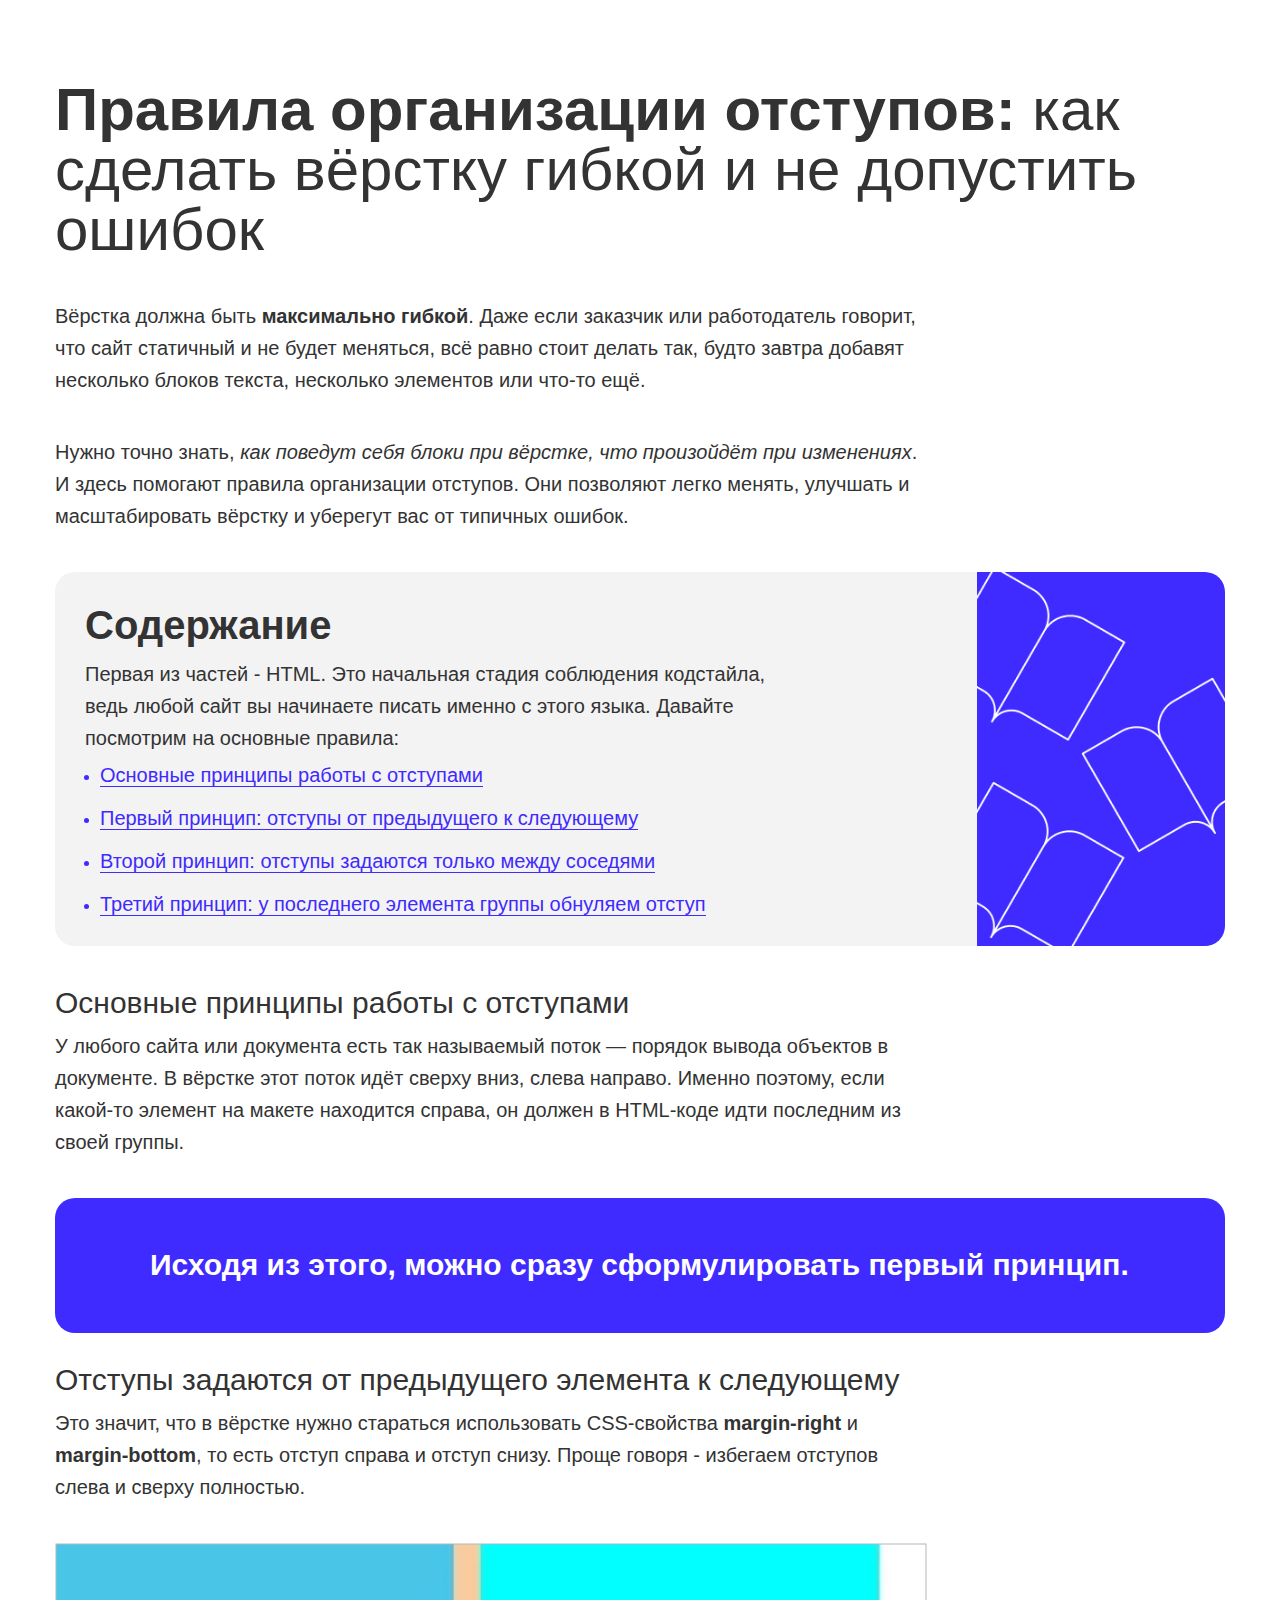
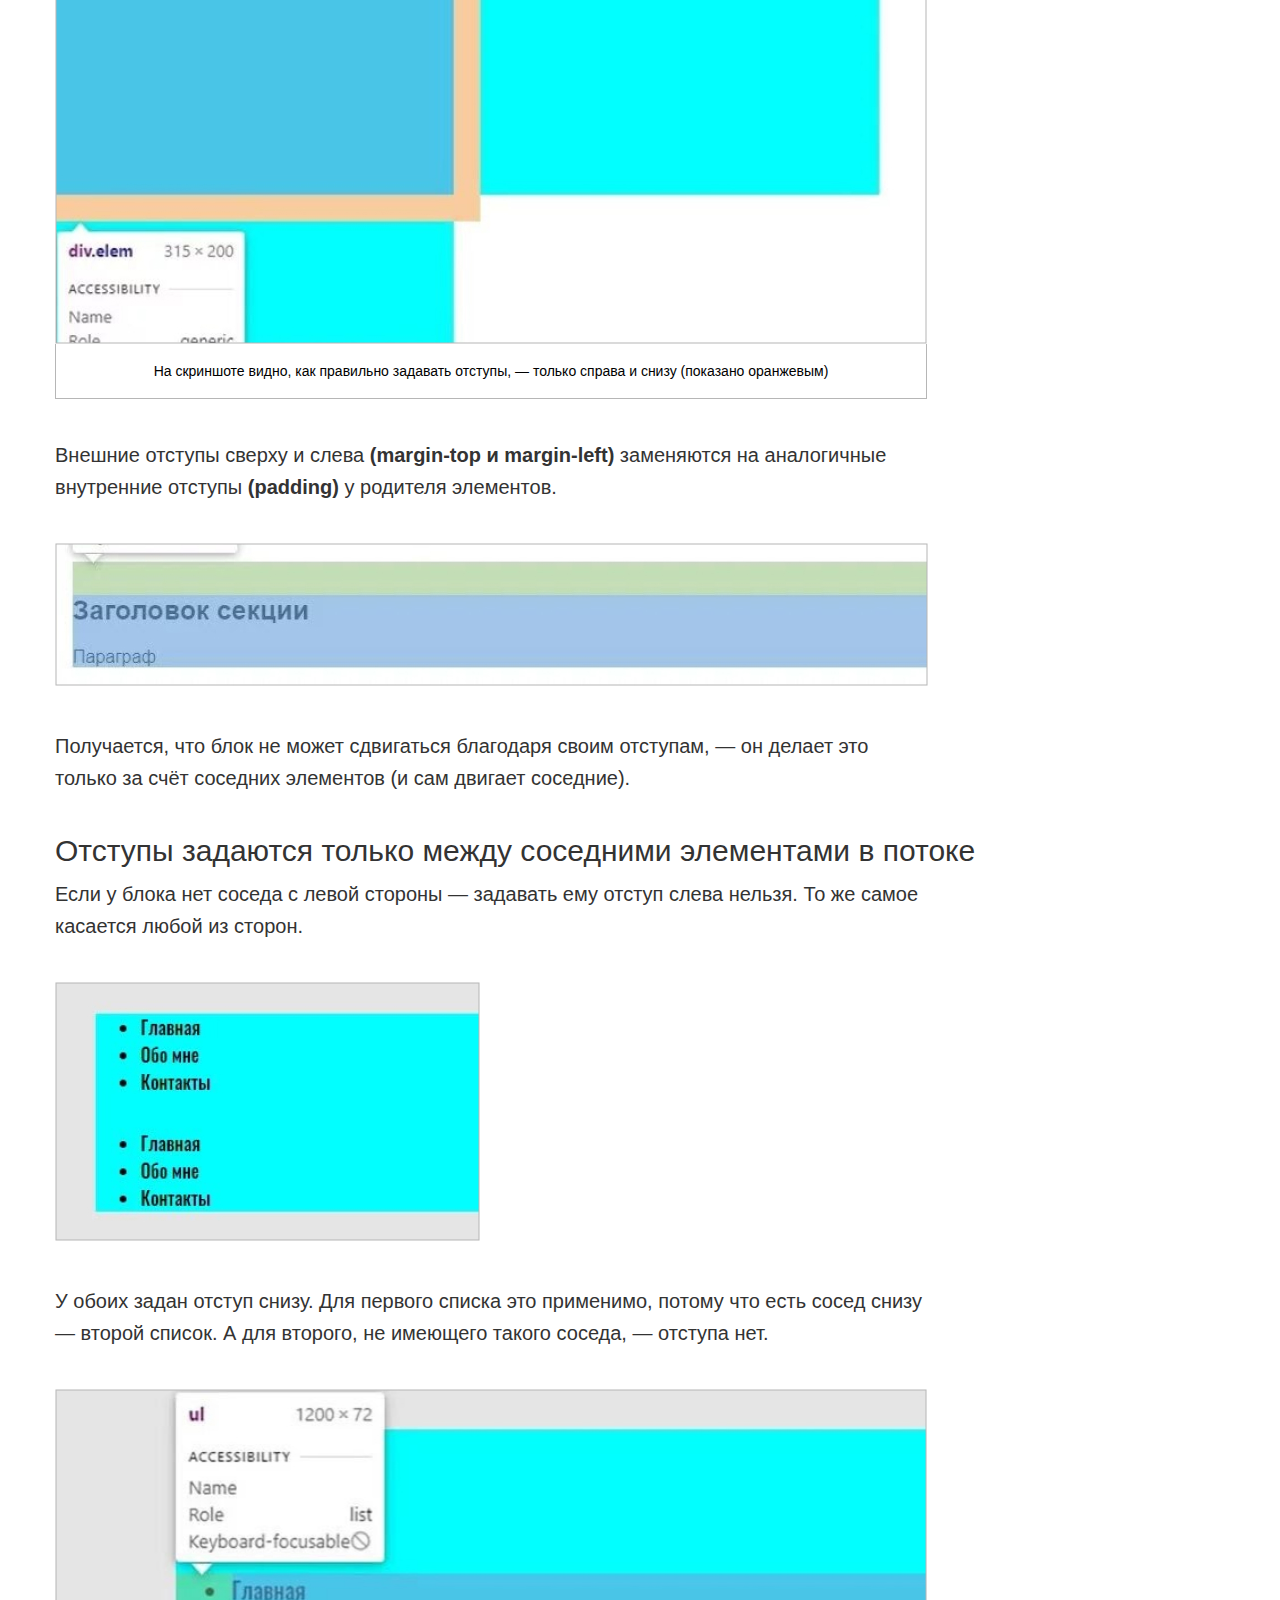
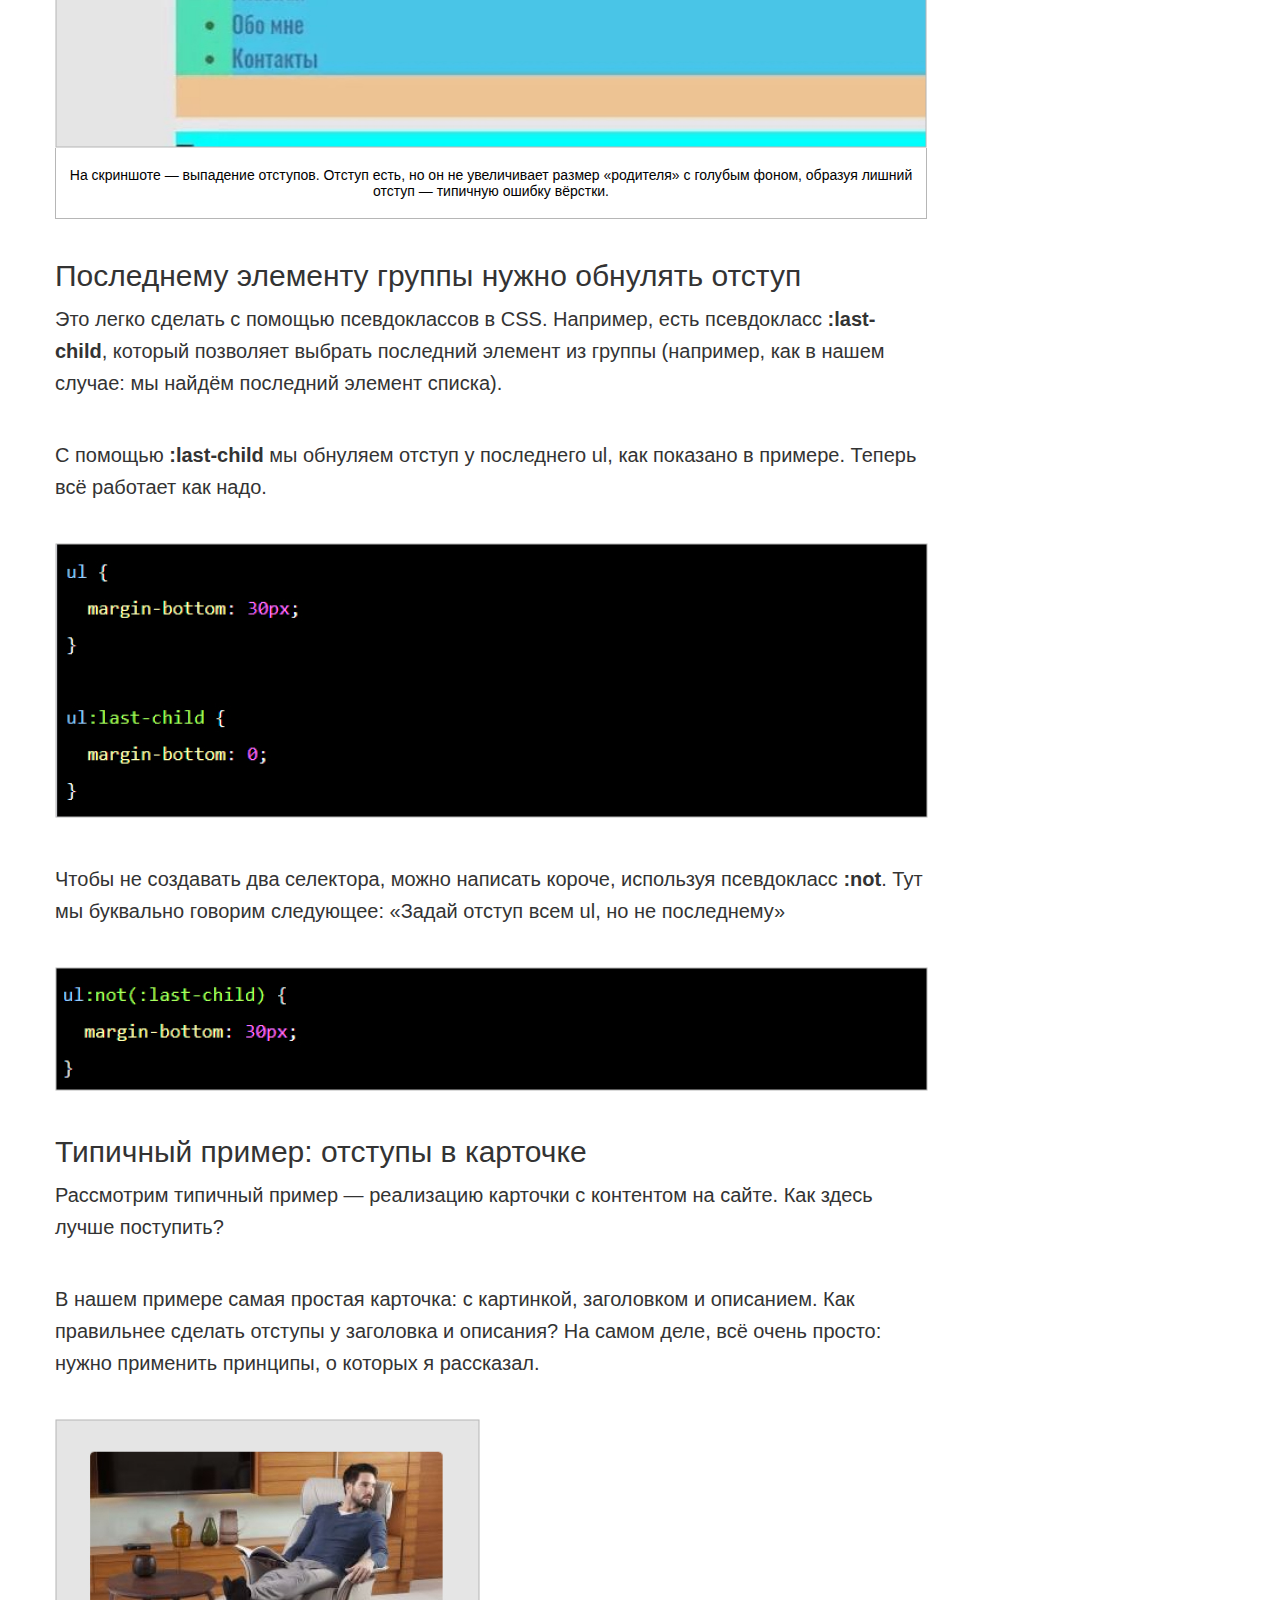
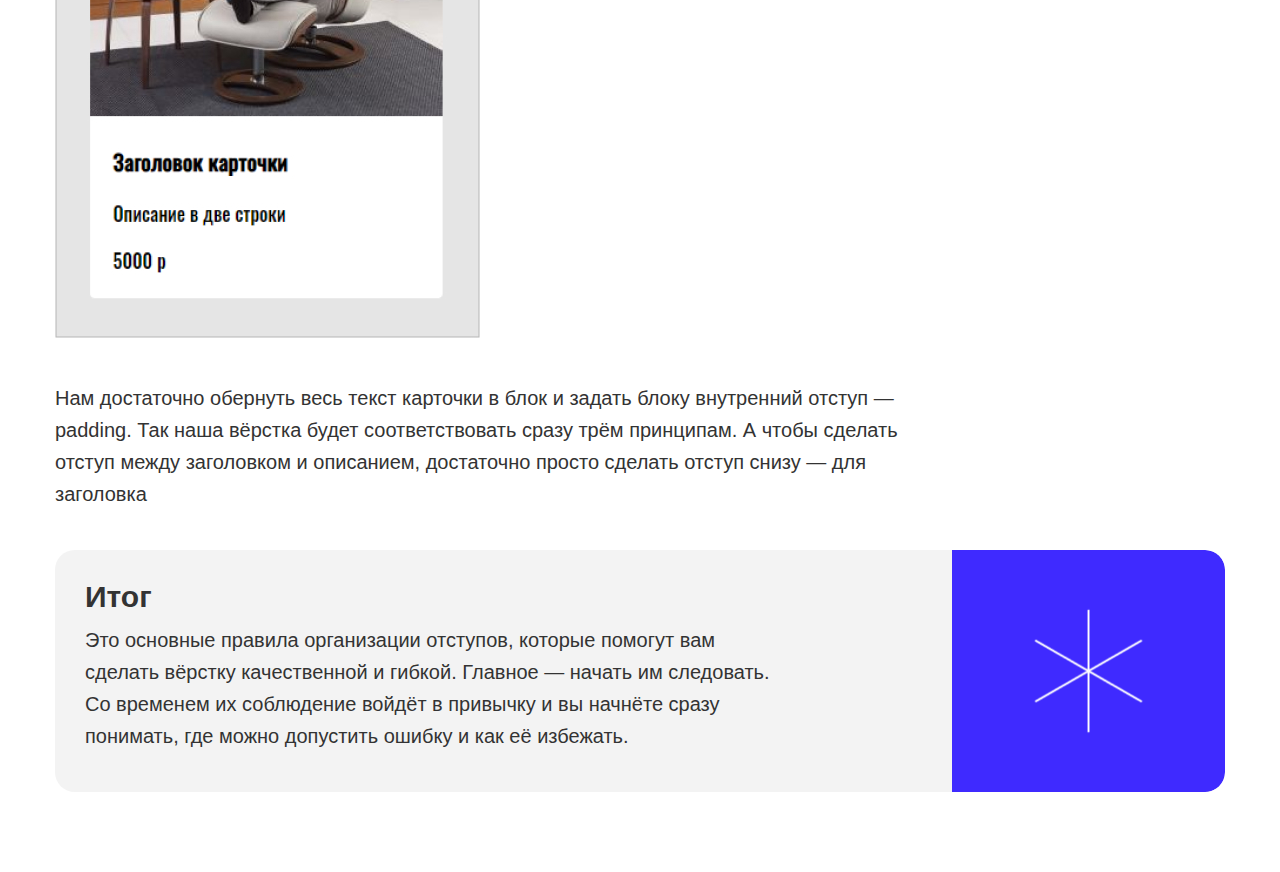
<file: SKILLBOX MODULES/article.html>
<!DOCTYPE html>
<html lang="ru">

<head>
  <meta charset="UTF-8">
  <meta http-equiv="X-UA-Compatible" content="IE=edge">
  <meta name="viewport" content="width=device-width, initial-scale=1.0">
  <title>Document</title>
  <link rel="stylesheet" href="css/normalize.css">
  <link rel="stylesheet" href="css/style.css">
</head>

<body>
  <div class="container">
    <h1 class="main-title"><b>Правила организации отступов:</b> как сделать вёрстку гибкой и не допустить ошибок</h1>
    <p class="text">
      Вёрстка должна быть <strong>максимально гибкой</strong>. Даже если заказчик или работодатель говорит, что сайт
      статичный и не будет меняться, всё равно стоит делать так, будто завтра добавят несколько блоков текста, несколько
      элементов или что-то ещё.
    </p>
    <p class="text">
      Нужно точно знать, <em>как поведут себя блоки при вёрстке, что произойдёт при изменениях</em>. И здесь помогают
      правила организации отступов. Они позволяют легко менять, улучшать и масштабировать вёрстку и уберегут вас от
      типичных ошибок.
    </p>
    <div class="article decorate-1">
      <h2 class="second-title">Содержание</h2>
      <p class="text">Первая из частей - HTML. Это начальная стадия соблюдения кодстайла, ведь любой сайт вы начинаете
        писать именно с этого языка. Давайте посмотрим на основные правила:
      </p>
      <ul class="list">
        <li class="list-text"><a href="#hid1" class="list-link">Основные принципы работы с отступами</a>
        </li>
        <li class="list-text"><a href="#hid2" class="list-link">Первый принцип: отступы от предыдущего к следующему</a>
        </li>
        <li class="list-text"><a href="#hid3" class="list-link">Второй принцип: отступы задаются только между соседями</a>
        </li>
        <li class="list-text"><a href="#hid4" class="list-link">Третий принцип: у последнего элемента группы обнуляем отступ</a>
        </li>
      </ul>
    </div>
    <div>
      <h3 id="hid1" class="third-title">
        Основные принципы работы с отступами
      </h3>
      <p class="text">
        У любого сайта или документа есть так называемый поток — порядок вывода объектов в документе. В вёрстке этот
        поток идёт сверху вниз, слева направо. Именно поэтому, если какой-то элемент на макете находится справа, он
        должен в HTML-коде идти последним из своей группы.
      </p>
      <p class="lead">Исходя из этого, можно сразу сформулировать первый принцип.
      </p>
    </div>
    <div>
      <h3 id="hid2" class="third-title"> Отступы задаются от предыдущего элемента к следующему
      </h3>
      <p class="text">
        Это значит, что в вёрстке нужно стараться использовать CSS-свойства <b>margin-right</b> и <b>margin-bottom</b>,
        то есть отступ справа и отступ снизу. Проще говоря - избегаем отступов слева и сверху полностью.
      </p>
      <figure class="image-wrapper">
        <img src="./img/1.jpg" alt="как правильно задавать отступы">
        <figcaption class="desc">На скриншоте видно, как правильно задавать отступы, — только справа и снизу (показано оранжевым)
        </figcaption>
      </figure>
      <p class="text">
        Внешние отступы сверху и слева <b>(margin-top и margin-left)</b> заменяются на аналогичные внутренние отступы
        <b>(padding)</b> у родителя элементов.
      </p>
      <img src="./img/2.jpg" alt="Заголовок секции" class="img">
      <p class="text">
        Получается, что блок не может сдвигаться благодаря своим отступам, — он делает это только за счёт соседних
        элементов (и сам двигает соседние).
      </p>
    </div>
    <div>
      <h3 id="hid3" class="third-title">Отступы задаются только между соседними элементами в потоке
      </h3>
      <p class="text">
        Если у блока нет соседа с левой стороны — задавать ему отступ слева нельзя. То же самое касается любой из
        сторон.
      </p>
      <img src="./img/3.jpg" alt="отступы слева" class="img">
      <p class="text">
        У обоих задан отступ снизу. Для первого списка это применимо, потому что есть сосед снизу — второй список. А для
        второго, не имеющего такого соседа, — отступа нет.
      </p>
      <figure class="image-wrapper">
        <img src="./img/4.jpg" alt="выпадение отступов">
        <figcaption class="desc">На скриншоте — выпадение отступов. Отступ есть, но он не увеличивает размер «родителя» с голубым
          фоном, образуя лишний отступ — типичную ошибку вёрстки.
        </figcaption>
      </figure>
    </div>
    <div>
      <h3 id="hid4" class="third-title">
        Последнему элементу группы нужно обнулять отступ
      </h3>
      <p class="text">
        Это легко сделать с помощью псевдоклассов в CSS. Например, есть псевдокласс <b>:last-child</b>, который
        позволяет выбрать последний элемент из группы (например, как в нашем случае: мы найдём последний элемент
        списка).
      </p>
      <p class="text">
        С помощью <b>:last-child</b> мы обнуляем отступ у последнего ul, как показано в примере. Теперь всё работает как
        надо.
      </p>
      <img src="./img/5.jpg" alt="использование :last-child" class="img">
      <p class="text">
        Чтобы не создавать два селектора, можно написать короче, используя псевдокласс <b>:not</b>. Тут мы буквально
        говорим следующее: «Задай отступ всем ul, но не последнему»
      </p>
      <img src="./img/6.jpg" alt="использование :not" class="img">
    </div>
    <div>
      <h3 class="third-title">
        Типичный пример: отступы в карточке
      </h3>
      <p class="text">
        Рассмотрим типичный пример — реализацию карточки с контентом на сайте. Как здесь лучше поступить?
      </p>
      <p class="text">
        В нашем примере самая простая карточка: с картинкой, заголовком и описанием. Как правильнее сделать отступы у
        заголовка и описания? На самом деле, всё очень просто: нужно применить принципы, о которых я рассказал.
      </p>
      <img src="./img/7.jpg" alt="карточка с картинкой, заголовком и описанием" class="img">
      <p class="text">
        Нам достаточно обернуть весь текст карточки в блок и задать блоку внутренний отступ — padding. Так наша вёрстка
        будет соответствовать сразу трём принципам. А чтобы сделать отступ между заголовком и описанием, достаточно
        просто сделать отступ снизу — для заголовка
      </p>
    </div>
      <div class="article decorate-2">
        <h3 class="third-title">
        <b>Итог</b>
        </h3>
        <p class="text">
          Это основные правила организации отступов, которые помогут вам сделать вёрстку качественной и гибкой. Главное —
          начать им следовать. Со временем их соблюдение войдёт в привычку и вы начнёте сразу понимать, где можно
          допустить ошибку и как её избежать.
        </p>
      </div>
  </div>
</body>
</html>
</file>
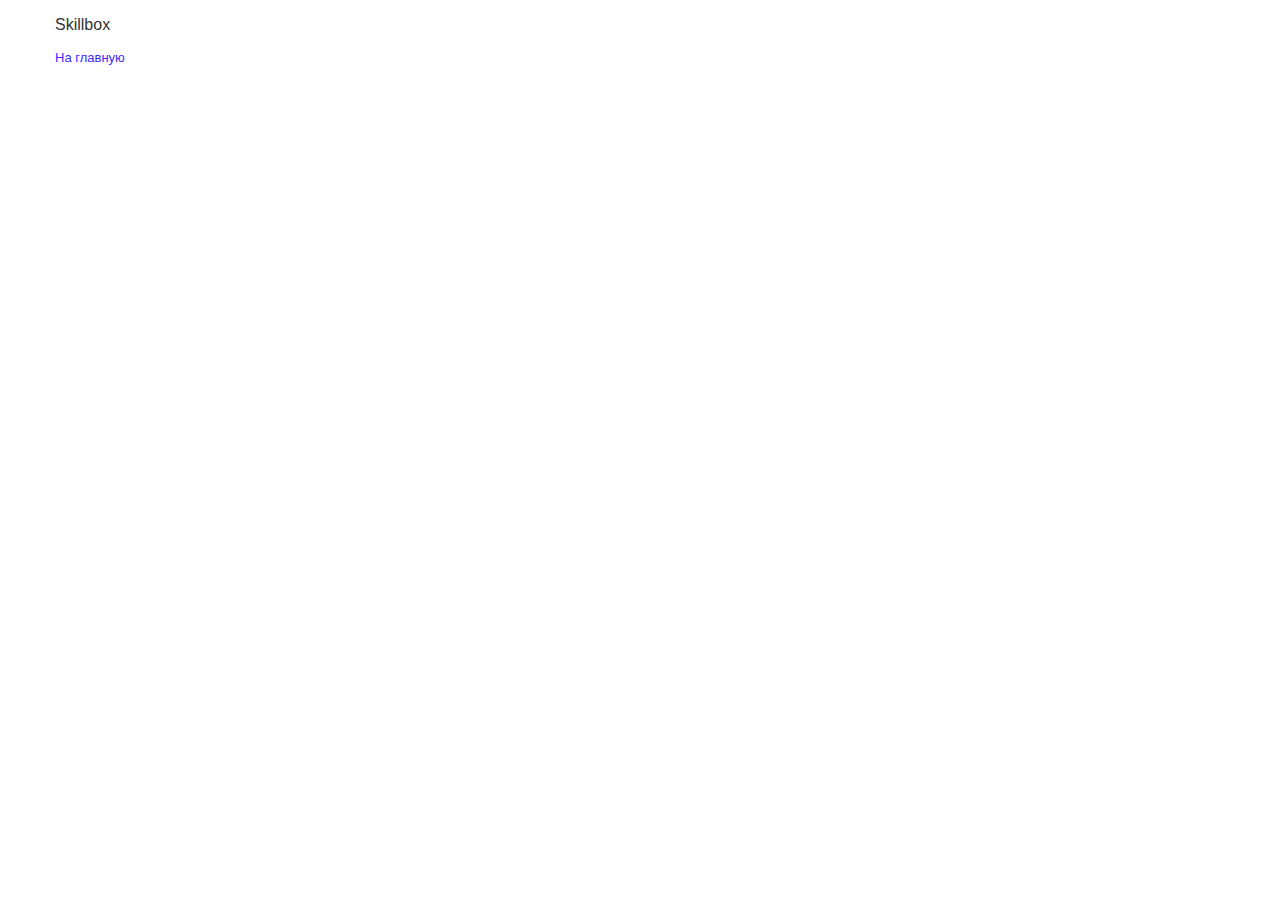
<file: SKILLBOX MODULES/modules.html>
<!DOCTYPE html>
<html lang="en">
<head>
  <meta charset="UTF-8">
  <meta http-equiv="X-UA-Compatible" content="IE=edge">
  <meta name="viewport" content="width=device-width, initial-scale=1.0">
  <title>Document</title>
  <link rel="stylesheet" href="css/style.css">
  <link rel="stylesheet" href="css/normalize.css">
</head>
<body>
  <div class="box">
    <p class="logo">Skillbox</p>
    
    <a href="index.html" class="link_modules">На главную</a>
  </div>
</body>
</html>
</file>
<file: SKILLBOX MODULES/css/style.css>
html {
	box-sizing: border-box;
}

*,
*::before,
*::after {
	box-sizing: inherit;
}

a {
	color: inherit;
	text-decoration: none;
}

img {
	max-width: 100%;
}

body {
  font-family: 'font', sans-serif;
}

.main-content {
  display: flex;
  flex-direction: column;
  align-items: center;
  justify-content: center;
  min-height: 100vh;
  font-family: Arial, Verdana, sans-serif;
  color: #fff;
  background-color: #070217;
}

.image {
  margin-bottom: 50px;
}
.block {
  margin-bottom: 50px;
}

.block:last-child {
  margin-right: 0;
  margin-bottom: 0;
}
.block a {
  display: inline-block;
  padding: 24px 49px;
}
.link {
  margin-right: 25px;
  font-weight: 700;
  font-size: 18px;
  background-color: #3f2aff;
}

.download {
  font-weight: 700;
  font-size: 18px;
  color: #3f2aff;
  padding-left: 30px;
  background-image: url(../img/download.png);
  background-position: left center;
  background-size: 25px 25px;
  background-repeat: no-repeat;
}
.container {
  width: 1170px;
  margin: 0 auto;
  padding: 80px 0;
}

.article {
  border-radius: 20px;
  padding: 30px;
  margin-bottom: 40px;
  background-color: #f3f3f3;
  background-position: right center;
  background-repeat: no-repeat;
  background-size: auto 100%;
}

.article:last-child {
  margin-bottom: 0;
}

.text {
  margin: 0;
  margin-bottom: 40px;
  width: 872px;
  font-weight: 400;
  font-size: 20px;
  line-height: 32px;
  color: #333;
}

.lead {
  border-radius: 20px;
  padding: 50px 95px;
  width: 100%;
  font-weight: 700;
  font-size: 30px;
  color: white;
  background-color: #3f2aff;
}

.main-title {
  margin: 0;
  margin-bottom: 40px;
  font-weight: 400;
  font-size: 60px;
  line-height: 60px;
  color: #333;
}

.second-title {
  margin: 0;
  margin-bottom: 10px;
  font-size: 40px;
  line-height: 46px;
  color: #333;
}

.third-title {
  margin: 0;
  margin-bottom: 10px;
  font-weight: 400;
  font-size: 30px;
  line-height: 34px;
  color: #333;
}

.list {
  margin: 0;
  padding: 0;
  padding-left: 15px;
}

.image-wrapper {
  display: inline-block;
  margin: 0;
  margin-bottom: 40px;
  width: 872px;
  font-size: 0;
}

.article .text {
  width: 692px;
  margin-bottom: 10px;
}

.list-text:not(:last-child) {
  margin-bottom: 20px;
}

.list-link {
  border-bottom: 1px solid #3f2aff;
  font-size: 20px;
  color: #3f2aff;
}

.img {
  margin-bottom: 40px;
}

.list .list-text::marker {
  color: #3f2aff;
}

.desc {
  border-bottom: 1px solid #b6b6b6;
  border-right: 1px solid #b6b6b6;
  border-left: 1px solid #b6b6b6;
  padding: 19px 0;
  font-weight: 400;
  font-size: 14px;
  text-align: center;
}

.decorate-1 {
background-image: url(../img/decorate-1.png);
}

.decorate-2 {
  background-image: url(../img/decorate-2.png);
}

.box  {
  width: 1170px;
  margin: 0 auto;
  max-width: 100%;
}
.logo {
  width: 137px;
  height: 30px;
  margin-bottom: 0;
  color: #333;
}

.link_modules {
  width: 108px;
  height: 23px;
  margin-bottom: 0;
  font-family: 'Arial';
  font-style: normal;
  font-weight: 400;
  font-size: 13px;
  line-height: 23px;
  color: #3f2aff;
}

.arrow {
  box-sizing: border-box;
  display: inline-block;
  width: 45px;
  height: 0px;
  border-bottom: 1px solid #3F2AFF;
  transform: rotate(-180deg);
}
</file>
<file: EVKLID/css/style.css>
html {
  box-sizing: border-box;
}

*,
*::before,
*::after {
  box-sizing: inherit;
}

a {
  color: inherit;
  text-decoration: none;
}

img {
  max-width: 100%;
}

body {
  max-width: 1920px;
  font-family: 'Montserrat', sans-serif;
  background-color: var(--white-color);
}

.container {
  max-width: 1870px;
  margin-left: auto;
  margin-right: auto;
  padding-left: 50px;
  padding-right: 50px;
}

@import url("fonts.css");


/* GLOBAL */

.flex {
  display: flex;
}

.list__reset {
  margin: 0;
  padding: 0;
  list-style: none;
}

.btn__reset {
  padding: 0;
  background-color: transparent;
  cursor: pointer;
  border: none;
}

.main {
  padding: 0 75px;
}

.section__offset {
  padding-bottom: 50px;
}

.section__title {
  margin: 0;
  font-size: 48px;
  font-weight: 400;
  color: var(--black-color);
}

.third__title {
  margin: 0;
}

.btn {
  border-radius: 16px;
  background-color: var(--orange-color);
}

:root {
  --white-color: #fff;
  --black-color: #000;
  --orange-color: #f90;
  --light-orange-color: #FFB84D;
  --dark-orange-color: #E1670E;
  --light-gray-color: #cacaca;
  --gray-color: #666;
  --dark-gray-color: #414141;
}

/* HEADER */

.header {
  max-width: 1920px;
  margin-bottom: 50px;
  padding-bottom: 14px;
  border-radius: 0px 0px 32px 32px;
  background: var(--white-color);
  box-shadow: 0px 5px 40px 0px rgba(0, 0, 0, 0.10);
}

.header__container {
  align-items: center;
  padding-left: 74.72px;
  padding-top: 14px;
}

.header__logo {
  margin-right: 822px;
  width: 225px;
  height: 72px;
}

.nav__item {
  margin-right: 85px;
}

.nav__list {
  padding-top: 6px;
}

.nav__link {
  font-size: 18px;
  font-weight: 600;
}

.header__btn {
  padding-top: 5px;
}

.nav__btn {
  fill: transparent;
  stroke: var(--black-color);
  transition: stroke 0.3s ease-in-out;
}

.nav__btn:focus {
  outline-offset: 2px;
  outline: 2px solid var(--orange-color);
}

.nav__btn:hover {
  stroke: var(--orange-color);
}

.nav__btn:active {
  stroke: var(--black-color);
}

/* HERO */

.hero {
  margin-bottom: 52.5px;
  width: 1770px;
  max-height: 620px;
  border-radius: 32px;
  background-image: url(../img/hero_bg.jpg);
  background-size: cover;
  background-repeat: no-repeat;
  background-position: center;
}

.hero__content {
  flex-direction: column;
  padding: 100px 80px;
}

.hero__title {
  margin: 0;
  margin-bottom: 24px;
  max-width: 837px;
  font-size: 70px;
  font-weight: 800;
  line-height: normal;
  color: var(--white-color);
}

.hero__descr {
  margin: 0;
  margin-bottom: 88px;
  max-width: 790px;
  font-size: 24px;
  font-weight: 700;
  line-height: 29px;
  color: var(--white-color);
}

.hero__btn {
  padding: 20px 39px;
  max-width: 280px;
  height: 78px;
  transition: background-color 0.3s ease-in-out;
}

.hero__btn:focus {
  background-color: var(--light-orange-color);
}

.hero__btn:hover {
  background-color: var(--light-orange-color);
}

.hero__btn:active {
  background-color: var(--dark-orange-color);
}

.btn__text {
  margin: 0;
  padding: 0;
  max-width: 202px;
  max-height: 28px;
  text-align: center;
  font-size: 23px;
  font-weight: 700;
  color: var(--white-color);
}


/* ABOUT-US */

.about-us__title {
  margin-bottom: 22px;
}

.about-us__text {
  margin: 0;
  padding-bottom: 50px;
  max-width: 1235px;
  font-size: 16px;
  font-weight: 400;
  line-height: 32px;
  color: var(--black-color);
}

.text_1 {
  margin: 0;
}

/* INFO */

.info {
  margin-bottom: 102px;
}

.left__card {
  margin-right: 32px;
}

.img__card {
  display: flex;
  width: 868px;
  height: 622px;
  background-image: url(../img/info_card.jpg);
  background-size: cover;
  background-repeat: no-repeat;
  border-radius: 32px;
}

.card__big {
  align-self: flex-end;
}

.card__descr {
  align-items: center;
  padding: 50px 50px;
  border-radius: 32px;
  background-color: rgba(0, 0, 0, 0.50);
}

.card__text {
  margin: 0;
  margin-right: 160px;
  font-size: 16px;
  font-weight: 700;
  line-height: 32px;
  color: var(--white-color);
}

.card__btn {
  padding: 17px 35px;
  font-size: 16px;
  font-weight: 700;
  color: var(--white-color);
  border-radius: 16px;
  border: 3.2px solid var(--orange-color);
  transition: background-color 0.3s ease-in-out, border 0.3s ease-in-out;
}

.card__btn:focus {
  background-color: var(--orange-color);
}

.card__btn:hover {
  background-color: var(--orange-color);
}

.card__btn:active {
  border: 3.2px solid var(--dark-orange-color);
  background-color: var(--dark-orange-color);
}

.card {
  width: 870px;
  min-height: 295px;
  background-repeat: no-repeat;
  background-size: 190px;
  background-position: 59px 64px;
  border-radius: 32px;
  border: 1px solid var(--light-gray-color);
}

.card__top {
  padding-left: 299px;
  padding-top: 66px;
  margin-bottom: 32px;
  background-image: url(../img/right_card1.svg);
}

.card__bottom {
  padding-left: 299px;
  padding-top: 66px;
  background-image: url(../img/right_card2.svg);
}

.info__title {
  margin: 0;
  margin-bottom: 8px;
  font-size: 24px;
  font-weight: 700;
  color: var(--black-color);
}

.right__descr {
  margin: 0;
  max-width: 450px;
  font-size: 16px;
  font-weight: 400;
  line-height: 32px;
  color: var(--black-color);
}

/* STAGES */

.stages {
padding: 50px 0;
}

.stages__container {
  align-items: flex-end;
}

.stages__text {
  margin-right: 142px;
}

.stages__title {
  margin-bottom: 34px;
  color: var(--black-color);
}

.text__title {
  margin-bottom: 7.5px;
  font-size: 24px;
  font-weight: 700;
  line-height: 32px;
  color: var(--black-color);
}

.text__descr {
  margin: 0;
  width: 758px;
  color: var(--black-color);
  font-size: 16px;
  font-weight: 400;
  line-height: 32px;
}

.first__text {
  max-width: 690px;
}

.third__text {
  margin-bottom: 17.5px;
}

.stages__btn_orange {
  margin-right: 29px;
  height: 60px;
  padding: 19px 38px;
  font-size: 16px;
  font-weight: 700;
  color: var(--white-color);
  border-radius: 16px;
  transition: background 0.3s ease-in-out;
}

.stages__btn_orange:focus {
  background-color: var(--light-orange-color);
}

.stages__btn_orange:hover {
  background-color: var(--light-orange-color);
}

.stages__btn_orange:active {
  background-color: var(--dark-orange-color);
}

.stages__btn_gray {
  height: 60px;
  padding: 21px 36.6px;
  font-size: 16px;
  font-weight: 400;
  color: var(--black-color);
  border-radius: 16px;
  border: 1px solid var(--black-color);
  transition: background-color 0.3s ease-in-out, color 0.3s linear;
}

.stages__btn_gray:focus {
  color: var(--white-color);
  background-color: var(--gray-color);
}

.stages__btn_gray:hover {
  color: var(--white-color);
  background-color: var(--gray-color);
}

.stages__btn_gray:active {
  color: var(--white-color);
  background-color: var(--black-color);
}

.stages__img {
  max-width: 870px;
  max-height: 460px;
}

/* QS */

.qs {
  padding-top: 50px;
  padding-bottom: 100px;
}

.qs__title {
  margin-bottom: 33.5px;
}

.item__info {
  flex-direction: column;
  width: 569px;
  padding: 65px 65px 64px 59px;
  border-radius: 32px;
  line-height: 29.5px;
  border: 1px solid var(--light-gray-color);
  background: var(--white-color);
}

.list__item:not(:nth-child(3n)) {
  margin-right: 32px;
}

.third__title_qs {
  margin: 0;
  margin-bottom: 7px;
  max-width: 412px;
  font-size: 24px;
  font-weight: 700;
  color: var(--black-color);
}

.list__descr {
  margin: 0;
  max-width: 450px;
  font-size: 16px;
  font-weight: 400;
  line-height: 32px;
  color: var(--black-color);
}

/* FOOTER */

.footer__container {
  max-width: 1920px;
  /* padding-left: 74px;
  padding-right: 74px; */

  padding: 50px;
  /* height: 594px; */
  font-size: 0;
  background-color: var(--black-color);
}

.footer__left {
  /* padding-top: 50px; */
  margin-right: 350px;
  font-size: 0;
}

.footer__logo {
  margin-bottom: 20px;
}

.footer__nav {
  padding-left: 1px;
  margin-bottom: 90px;
}

.list__link {
  color: var(--light-gray-color);
  font-size: 18px;
  font-weight: 600;
  line-height: 36px;
  transition: color 0.3s ease-in-out;
}

.list__link:focus {
  outline-offset: 5px;
  outline: 2px solid var(--orange-color);
}

.list__link:hover {
  color: var(--orange-color);
}

.list__link:active {
  color: var(--dark-orange-color);
}

.social__item:not(:nth-child(2n)) {
  margin-right: 25px;
}

.social__link {
  fill: var(--gray-color);
  transition: background-color 0.3s ease-in-out, fill 0.3s ease-in-out;
}

.social__link:focus {
  outline-offset: 5px;
  outline: 2px solid var(--orange-color);
}

.social__link:hover {
  fill: var(--orange-color);
}

.social__link:active {
  fill: var(--dark-orange-color);
}

.footer__middle {
  /* padding-top: 52px; */
  margin-right: 237px;
  width: 570px;
  font-size: 0;
}

.footer__title {
  color: var(--light-gray-color);
  margin-bottom: 27px;
}

.form {
  flex-direction: column;
}

.form__input {
  padding-top: 2px;
  padding-left: 25px;
  margin-bottom: 25px;
  height: 60px;
  width: 570px;
  font-size: 16px;
  font-weight: 400;
  line-height: 32px;
  color: var(--light-gray-color);
  border-radius: 20px;
  border: 0;
  background-color: var(--dark-gray-color);
  transition: background-color 0.3s ease-in-out, color 0.3s ease-in-out;
}

.form__input:focus {
  background-color: var(--gray-color);
  outline: none;
}

.form__input:hover {
  background-color: var(--gray-color);
  outline: none;
}

.form__input:active {
  color: var(--white-color);
  background-color: var(--gray-color);
  outline: none;
}

input[type="text"] {
  color: var(--white-color);
}

.form__textarea {
  margin-bottom: 32px;
  padding-left: 25px;
  padding-top: 14px;
  width: 570px;
  height: 150px;
  font-size: 16px;
  font-weight: 400;
  line-height: 32px;
  resize: none;
  color: var(--light-gray-color);
  border-radius: 20px;
  border: 0;
  background-color: var(--dark-gray-color);
  transition: background-color 0.3s ease-in-out, color 0.3s ease-in-out;
}

.form__textarea:focus {
  background-color: var(--gray-color);
  outline: none;
}

.form__textarea:hover {
  background-color: var(--gray-color);
  outline: none;
}

.form__textarea:active {
  background-color: var(--gray-color);
  color: var(--white-color);
  outline: none;
}

.footer__btn {
  margin-right: 22px;
  padding: 20px 52.5px;
  border-radius: 16px;
  font-size: 16px;
  font-weight: 700;
  color: var(--white-color);
  transition: background-color 0.3s ease-in-out;
}

.footer__btn:focus {
  background-color: var(--light-orange-color);
}

.footer__btn:hover {
  background-color: var(--light-orange-color);
}

.footer__btn:active {
  background-color: var(--dark-orange-color);
}

.form__check {
  user-select: none;
  cursor: pointer;
}

.checkbox-text {
  position: relative;
  padding-left: 18px;
  font-size: 16px;
  font-weight: 400;
  line-height: 32px;
  color: var(--light-gray-color);
}

.checkbox-text::before {
  content: "";
  position: absolute;
  left: 0;
  top: 50%;
  width: 14px;
  height: 14px;
  border: 1px solid var(--light-gray-color);
  transform: translateY(-50%);
}

.checkbox-text::after {
  content: "";
  position: absolute;
  left: 0;
  top: 50%;
  width: 14px;
  height: 14px;
  background-image: url(../img/Check.svg);
  background-position: center;
  background-repeat: no-repeat;
  background-size: 100%;
  transform: translateY(-50%);
  opacity: 0;
  transition: opacity 0.3s;
}

.checkbox:checked+.checkbox-text::after {
  opacity: 1;
}

.form__check input {
  appearance: none;
  position: absolute;
}

.footer__right {
  align-self: center;
  /* padding-top: 138px; */
  font-size: 0;
}

.footer__text {
  margin: 0;
  width: 363px;
  font-size: 16px;
  font-weight: 400;
  line-height: 32px;
  color: var(--light-gray-color);
}
</file>
<file: LIONIC/css/style.css>
html {
    box-sizing: border-box;
}

*,
*::before,
*::after {
    box-sizing: inherit;
}

a {
    color: inherit;
    text-decoration: none;
}

img {
    max-width: 100%;
}

@font-face {
    font-family: 'OpenSans';
    src: local('OpenSans-Regular'),
        url("../fonts/OpenSansRegular.woff2"), format("woff2"),
        url("../fonts/OpenSansRegular.woff"), format("woff");
    font-weight: 400;
    font-style: normal;
    font-display: swap;
}

@font-face {
    font-family: 'OpenSans';
    src: local('OpenSans-Light'),
        url("../fonts/OpenSansLight.woff2"), format("woff2"),
        url("../fonts/OpenSansLight.woff"), format("woff");
    font-weight: 300;
    font-style: normal;
    font-display: swap;
}

@font-face {
    font-family: 'OpenSans';
    src: local('OpenSans-SemiBold'),
        url("../fonts/OpenSansSemiBold.woff2"), format("woff2"),
        url("../fonts/OpenSansSemiBold.woff"), format("woff");
    font-weight: 600;
    font-style: normal;
    font-display: swap;
}

body {
    min-width: 320px;
    font-family: 'OpenSans', sans-serif;
    font-weight: 400;
}

:root {
    --gap: 30px;
}

.list-reset {
    margin: 0;
    padding: 0;
    list-style: none;
}

.btn-reset {
    padding: 0;
    border: none;
    background-color: transparent;
    cursor: pointer;
}

.flex {
    display: flex;
}

.container {
    max-width: 1200px;
    padding: 0 15px;
    margin: 0 auto;
    width: 100%;
}

.section-title {
    margin: 0;
    margin-bottom: 40px;
    font-weight: 300;
    font-size: 36px;
    line-height: 130%;
    color: #1C1C1C;
}

.section-descr {
    margin: 0;
    margin-bottom: 50px;
    font-size: 16px;
    font-weight: 400;
    line-height: normal;
    color: #787878;
}

.section-offset {
    padding-top: 87px;
    padding-bottom: 160px;
}

/* Header */

.header {
    padding: 36px 0;
    border-bottom: 1px solid #c4c4c4;
    background-color: #fff;
}

.nav__link {
    position: relative;
    font-weight: 600;
    font-size: 15px;
    color: #1c1c1c;
    transition: color 0.3s ease-in-out;
}

.nav__link:focus {
    outline-offset: 2px;
    outline: 1px solid #71a7e2;
}

.nav__link:hover {
    color: #71A7E2;
}

.nav__link::after {
    content: "";
    position: absolute;
    left: 0;
    bottom: 0;
    width: 100%;
    height: 2px;
    background-color:#3474BA;
    opacity: 0;
    transition: opacity 0.3s ease-in-out;
}

.nav__link:active {
    color: #3172B9;
    outline: none;
}

.nav__link:active::after {
    opacity: 1;
}

.header__container {
    align-items: center;
}

.header__logo {
    margin-right: auto;
}

.header__nav {
    margin-right: 52px;
}

.nav__item:not(:last-child) {
    margin-right: 52px;
}

.footer__nav .nav__link {
    font-size: 12px;
    color: #787878;
}

.btn {
    position: relative;
    outline: none;
    padding: 15px 35px;
    font-weight: 600;
    font-size: 15px;
    text-transform: uppercase;
    background-color: #3172b9;
    color: #fff;
    border-radius: 3px;
    transition: background-color 0.3s ease-in-out;
}

.btn::after {
    content: "";
    position: absolute;
    top: -3px;
    left: -3px;
    right: -3px;
    bottom: -3px;
    border-radius: inherit;
    border: 1px solid #3172B9;
    outline: none;
    opacity: 0;
    transition: opacity 0.3s ease-in-out;
}

.btn:focus::after {
    opacity: 1;
}

.btn:hover {
    background-color: #71A7E2;
}

.btn:active {
    background-color: #0e3b6c;
}

.btn:active::after {
    opacity: 0;
}

/* HERO */

.hero {
    padding: 100px 0;
    padding-top: 100px;
    padding-bottom: 150px;
    background-image: url(../img2/hero-bg.svg);
    background-size: cover;
    background-repeat: no-repeat;
    background-position: center;
}

.hero__content {
    max-width: 50%;
    flex-direction: column;
    align-items: flex-start;
}

.hero__title {
    margin: 0;
    margin-bottom: 25px;
    font-weight: 300;
    font-size: 40px;
    line-height: 130%;
}

.hero__descr {
    margin: 0;
    margin-bottom: 34px;
    font-size: 16px;
    font-weight: 400;
    line-height: 155%;
    color: #787878;
}

.hero__btn {
    margin-bottom: 14px;
    min-width: 250px;
    padding-top: 20px;
    padding-bottom: 20px;
}

.hero__wrapper {
    flex-direction: column;
    align-items: center;
}

.hero__secure {
    font-size: 11px;
    line-height: 155%;
    color: #787878;
    text-transform: uppercase;
    background-image: url(../img2/secure.svg);
    background-position: left center;
    background-repeat: no-repeat;
    background-size: 14px 17px;
    padding-left: 30px;
}

/* SERVICES */

.services {
    border-bottom: 1px solid #c4c4c4;
}

.services-title {
    text-align: center;
}

.services-descr {
    text-align: center;
}

.services-list {
    --offsets: 3;
    gap: var(--gap);
    flex-wrap: wrap;
}

/* @media (max-width: 1024px) {
    .services-list {
        --offsets: 2;
    }
}

@media (max-width: 768px) {
    .services-list {
        --offsets: 1;
    }
} */


.services-item {
    padding: 60px 30px;
    width: calc((100% - (var(--gap) * var(--offsets))) / (var(--offsets) + 1));
    flex-direction: column;
    align-items: center;
    border-radius: 5px;
    border: 1px solid #E4E4E4;
    transition: background-color 0.3s ease-in-out, border-color 0.3s ease-in-out; 
}

.services-item:hover {
    border-color: #3172B9;
    background-color: #3172B9;
}

.services-item-icon {
    fill: #3172B9;
    margin-bottom: 25px;
    transition: fill 0.3s ease-in-out;
}

.services-item:hover .services-item-icon {
    fill: #fff;
}

.services-item-title {
    margin: 0;
    margin-bottom: 15px;
    color: #1C1C1C;
    font-size: 20px;
    font-weight: 600;
    text-align: center;
    line-height: 130%;
    transition: color 0.3s ease-in-out;
}

.services-item:hover .services-item-title {
    color: #fff;
}

.services-item-descr {
    margin: 0;
    text-align: center;
    color: #787878;
    font-size: 14px;
    font-weight: 400;
    line-height: 150%;
    transition: color 0.3s ease-in-out;
}

.services-item:hover .services-item-descr {
    color: #fff;
}

/* ARTICLES */

.articles {
    border-bottom: 1px solid #dadada;
}

.articles-list {
    flex-wrap: wrap;
    --offsets: 1;
    gap: var(--gap);
}

.articles-item {
    width: calc((100% - (var(--offsets) * var(--gap))) / (var(--offsets) + 1));
    margin-bottom: 30px;
}

.blog-preview {
    overflow: hidden;
    border: 1px solid #E4E4E4;
    border-radius: 5px;
    height: 100%;
}

.blog-preview-image {
    object-fit: cover;
}

.blog-preview-text {
    padding: 30px;
}

.blog-preview-time {
    display: block;
    margin-bottom: 5px;
    color: #787878;
    font-size: 10px;
    font-weight: 400;
    line-height: 150%;
    transition: color 0.3s ease-in-out;
}

.blog-preview-title {
    margin: 0;
    margin-bottom: 15px;
    color: #1C1C1C;
    font-size: 20px;
    font-weight: 600;
    line-height: 130%;
    transition: color 0.3s ease-in-out;
}

.blog-preview-descr {
    max-width: 210px;
    margin: 0;
    color: #787878;
    font-size: 14px;
    font-weight: 400;
    line-height: 150%;
    transition: color 0.3s ease-in-out;
}

.blog-preview-link {
    display: flex;
    position: relative;
    width: 100%; 
    transition: background-color 0.3s ease-in-out;
}

.blog-preview-link:focus {
    background-color: #71A7E2;
}

.blog-preview-link:focus .blog-preview-title {
    color: #fff;
}

.blog-preview-link:focus .blog-preview-descr {
    color: #fff;
}

.blog-preview-link:focus .blog-preview-time {
    color: #fff;
}


.blog-preview-link:hover {
    background-color: #3172B9;
}

.blog-preview-link:hover .blog-preview-title {
    color: #fff;
}

.blog-preview-link:hover .blog-preview-descr {
    color: #fff;
}

.blog-preview-link:hover .blog-preview-time {
    color: #fff;
}


.blog-preview-link:active {
    background-color: #0E3B6C;
}

.blog-preview-link:active .blog-preview-title {
    color: #fff;
}

.blog-preview-link:active .blog-preview-descr {
    color: #fff;
}

.blog-preview-link:active .blog-preview-time {
    color: #fff;
}

/* CLIENTS */

.clients {
    border-bottom: 1px solid #dadada;
}

.clients-list {
    --offsets: 2;
    flex-wrap: wrap;
    gap: var(--gap);
}

.clients-item {
    width: calc((100% - (var(--gap) * var(--offsets))) / (var(--offsets) + 1));
    padding: 50px 36px;
    padding-bottom: 30px;
    flex-direction: column;
    border: 1px solid #E4E4E4;
    border-radius: 5px;
}

.clients-item-descr {
    margin: 0;
    margin-bottom: 30px;
    max-width: 281px;
    ;
    color: #787878;
    font-size: 14px;
    font-weight: 400;
    line-height: 180%;
}

.clients-user {
    margin-top: auto;
    align-items: center;
    border-top: 1px solid #dadada;
    width: 100%;
    padding-top: 20px;
}

.clients-avatar {
    flex-shrink: 0;
    width: 67px;
    margin-right: 17px;
}

.clients-avatar img {
    border: 2px solid #3172b9;
    border-radius: 100%;
}

.clients-name {
    margin-bottom: 1px;
    color: #1C1C1C;
    font-size: 17px;
    font-weight: 600;
    line-height: 180%;
}

.clients-post {
    color: #787878;
    font-size: 14px;
    font-weight: 400;
    line-height: 180%;
}


/* CONTACTS */

.contacts {
    border-bottom: 1px solid #dadada;
}

.contacts-address {
    font-style: normal;
}

.contacts-list {
    --offsets: 2;
    flex-wrap: wrap;
    gap: var(--offsets);
}

.contacts-item {
    flex-direction: column;
    width: calc((100% - (var(--gap) * var(--offsets))) / (var(--offsets) + 1));
    background-position: left top;
    background-repeat: no-repeat;
    background-size: 29px 29px;
    padding-top: 48px;
}

.contacts-item-address {
    background-image: url(../img2/location_on.svg);
}

.contacts-item-call {
    background-image: url(../img2/phone.svg);
}

.contacts-item-mail {
    background-image: url(../img2/mail.svg);
}

.contacts-item-caption {
    margin-bottom: 30px;
    color: #1C1C1C;
font-size: 17px;
font-weight: 600;
line-height: 180%;
}

.contacts-item-text {
    margin: 0;
    max-width: 215px;
    font-size: 14px;
    line-height: 180%;
    color: #787878;
}

.contacts-item-link {
    font-size: 14px;
    line-height: 180%;
    font-weight: 400;
    color: #787878;
    transition: color 0.3s ease-in-out;
}

.contacts-item-link:focus {
    outline: 1px solid #71A7E2;
}

.contacts-item-link:hover {
    color: #71A7E2;
}

.contacts-item-link:active {
    outline: none;
    color: #0E3B6C;
}


/* JOIN US */

.join-us {
    border-bottom: 1px solid #dadada;
}

.form {
    padding: 0 55px;
}
.join-us-title {
    text-align: center;
}

.join-us-descr {
    text-align: center;
    margin-bottom: 30px;
}

.form-input {
    border: 1px solid #dadada;
    box-sizing: border-box;
    border-radius: 50px;
    padding: 16px 28px;
    width: 251px;
    height: 60px;
    transition: border-color 0.3s ease-in-out, background-color 0.3s ease-in-out;
}

/* .form-input:nth-child(-n+2) {
    margin-bottom: 19px;
} */

.form-input:focus {
    outline: none;
    border-color: #71A7E2;
    background-color: rgba(113, 167, 226, 0.20);
}

.form-input:hover {
    border-color: #71A7E2;
}

.form-input:active {
    border-color: #0E3B6C;
}


.form-select {
    padding: 16px 28px;
    width: 251px;
    height: 60px;
    box-sizing: border-box;
    border: 1px solid #dadada;
    border-radius: 50px;
    transition: border-color 0.3s ease-in-out, background-color 0.3s ease-in-out;
}

.form-select:focus {
    outline: none;
    border-color: #71A7E2;
    background-color: rgba(113, 167, 226, 0.20);
}
.form-select:hover {
    border-color: #71A7E2;
}

.form-select:active {
    border-color: #0E3B6C;
}

.form-textarea {
    padding: 16px 28px;
    width: 100%;
    height: 100%;
    box-sizing: border-box;
    border: 1px solid #dadada;
    border-radius: 20px;
    resize: none;
    transition: border-color 0.3s ease-in-out, background-color 0.3s ease-in-out;
}

.form-textarea:focus {
    outline: none;
    border-color: #71A7E2;
    background-color: rgba(113, 167, 226, 0.20);
}
.form-textarea:hover {
    border-color: #71A7E2;
}

.form-textarea:active {
    border-color: #0E3B6C;
}

.form-bottom {
    display: flex;
    justify-content: flex-end;
}

.form-wrapper {
    display: flex;
    flex-direction: column;
    align-items: center;
}

.form-top {
    display: flex;
    justify-content: space-between;
    margin-bottom: 19px;
}

.form-left {
    width: 49%;
    display: flex;
    flex-wrap: wrap;
    justify-content: space-between;
    gap: 14px;
}

.form-right {
    width: 49%;
}

.form-btn {
    min-width: 230px; 
    padding: 20px 0;
    border-radius: 50px;
    margin-bottom: 9px;
}

.form-check {
    font-size: 12px;
    line-height: 16px;
    color: #787878;
}

.form-check input {
    margin-right: 8px;
}

.form-check a {
    color: #3172B9;
    border-bottom: 1px solid #3172B9;
}
/* footer */

.footer {
    padding: 42px 0;
}
.footer__left {
    gap: 20px;
    align-items: center;
}
.footer__right {
    margin-left: auto;
    align-items: center;
}
.nav__container {
    align-items: center;
    justify-content: space-between;
}

.nav__left,
.nav__right {
    align-items: center;
}

.nav__logo {
    margin-right: 25px;
}

.footer__nav {
    margin-right: 56px;
}

.footer__nav .nav__item:not(:last-child) {
    margin-right: 28px;
}

.footer__copy {
    font-weight: 400;
    font-size: 12px;
    line-height: 16px;
    color: #787878;
}

.footer-link {
    font-weight: 600;
    font-size: 15px;
    line-height: 20px;
    color: #787878;
    transition: color 0.3s ease-in-out;
}

.footer-link:focus {
    outline-offset: 2px;
    outline: 1px solid #71a7e2;
}

.footer-link:hover {
    color: #71A7E2;
}

.footer-link::after {
    content: "";
    position: absolute;
    left: 0;
    bottom: 0;
    width: 100%;
    height: 2px;
    background-color:#3474BA;
    opacity: 0;
    transition: opacity 0.3s ease-in-out;
}

.footer-link:active {
    color: #3172B9;
    outline: none;
}

.footer-link:active::after {
    opacity: 1;
}

.footer-item:not(:last-child) {
    margin-right: 28px;
}


.social {
    align-items: center;
}

.social-item:not(:last-child) {
    margin-right:  32px;
}

.social-link {
    display: flex;
    width: 24px;
    height: 24px;
    align-items: center;
    justify-content: center;
}

.social-link svg {
    fill: #000;
    transition: fill 0.3s ease-in-out, stroke 0.3s ease-in-out;
}

.social-link-mail svg {
    fill: transparent;
    stroke: #000;
}

.social-link:focus {
    outline-offset: 2px;
    outline: 1px solid #71A7E2;
}

.social-link:hover svg {
    fill: #71A7E2;
}

.social-link-mail:hover svg {
    fill: transparent;
    stroke: #3172B9;
}

.social-link:active svg {
    fill: #3172B9;
}

.social-link-mail:active svg {
    fill: transparent;
    stroke: #3172B9;
}

.burger {
    display: none;

}
</file>
<file: LIONIC/css/media.css>
@media (max-width: 1200px) {
    .form-input,
    .form-select {
        width: 100%;
    }
}

@media (max-width: 992px) {
    .header__nav {
        display: none;
    }
    .burger {
        position: relative;
        display: block;
        width: 40px;
        height: 40px;
        border: 1px solid currentColor;
        border-radius: 3px;
        color: #317289;
    }

    .burger__line {
        position: absolute;
        left: 50%;
        width: 20px;
        height: 2px;
        border-radius: inherit;
        background-color: currentColor;
        transform: translateX(-50%);
    }
    .burger__line:nth-child(1) {
        top: 13px;
    }
    .burger__line:nth-child(2) {
        top: 50%;
        transform: translate(-50%, -50%);
    }
    .burger__line:nth-child(3) {
        bottom: 13px;
    }
    .header__btn {
        padding: 11px 21px;
        margin-right: 7px;
    }
    .hero__content {
        width: 75%;
    }
    .services-list {
        --offsets: 2;
    }
    .clients-list {
        --offsets: 1;
    }
    .footer-container {
        flex-direction: column;
    }
    .footer-left {
        margin-bottom: var(--gap);
    }
}

@media (max-width: 768px) {
    .services-list {
        --offsets: 1;
    }
    .blog-preview-link {
        flex-direction: column;
    }
    .form {
        padding: 0;
    }
    .footer__nav .nav__item:not(:last-child) {
        margin-right: 18px;
    }
}
@media (max-width: 576px) {
    .clients-list {
        --offsets: 0;
    }
    .header__logo {
        width: 80px;
    }
    .header {
        padding: 15px 0;
    }
    .hero__content {
        width: 100%;
    }
    .hero {
        padding-top: 30px;
        padding-bottom: 0;
    }
    .hero__title {
        margin-bottom: 16px;
    }
    .hero__descr {
        margin-bottom: 16px;
    }
    .hero__wrapper {
        width: 100%;
    }
    .hero__btn {
        width: 100%;
    }
    .section-offset {
        padding: 60px 0;
    }
    .services-title {
        text-align: left;
    }
    .section-title {
        margin-bottom: 16px;
    }
    .section-descr {
        margin-bottom: 15px;
        font-size: 16px;
        line-height: 22px;
        text-align: left;
        letter-spacing: 0.1px;
    }
    :root {
        --gap: 15px;
    }
    .services-list {
        row-gap: 20px;
    }
    .services-item {
        padding: 15px;
        min-height: 222px;
    }
    .services-item-icon {
        height: 42px;
        margin-bottom: 14px;
    }
    .services-item-title {
        font-size: 16px;
        line-height: 130%;
        margin-bottom: 4px;
    }
    .services-item-descr {
        font-size: 12px;
        line-height: 150%;
    }
    .articles-list {
        --offsets: 0;
    }

    .articles-title {
        margin-bottom: 13px;
    }

    .blog-preview-link {
        flex-direction: row;
        align-items: center;
    }

    .blog-preview {
        min-height: 191px;
    }
    .blog-preview-image {
        flex-shrink: 0;
        width: 86px;
        height: 100%;
    }
    .blog-preview-text {
        padding: 15px 14px;
    }
    .blog-preview-title {
        margin: 0;
    }
    .clients-item {
        padding: 18px 18px;
    }
    .clients-avatar {
        width: 69px;
    }
    .clients-name {
        margin-bottom: 0;
    }
        .contact-list {
        --offsets: 0;
        --gap: 30px;
    }
    .contacts-title {
        margin-bottom: 13px;
    }
    .contacts-item {
        padding-top: 40px;
    }
    .contacts-item-caption {
        margin-bottom: 9px;
    }
    .join-us-title {
        text-align: left;
    }
    .form-top {
        margin-bottom: 10px;
        flex-direction: column;
    }
    .form-left {
        width: 100%;
        margin-bottom: 19px;
    }
    .form-input,
    .form-select {
        padding-left: 19px;
    }
    .form-right {
        width: 100%;
    }
    .form-textarea {
        padding: 15px 19px;
        height: 240px;
    }
    .form-wrapper {
        width: 100%;
    }
    .form-btn {
        margin-bottom: 14px;
        width: 100%;
    }

    .footer__container {
        flex-direction: column-reverse;
    }
    .footer__nav .nav__link {
        font-size: 15px;
        line-height: 20px;
    }
    .footer__nav .nav__list {
        flex-wrap: wrap;
        gap: 15px 32px;
    }
    .footer {
        padding: 0;
        padding-top: 30px;
    }
    .footer__nav {
        margin-right: 0;
        margin-bottom: 26px;
    }
    .footer__nav .nav__item:not(:last-child) {
        margin-right: 0;
    }
    .footer__right {
        align-items: flex-start;
        margin-bottom: 28px;
    }
    .social-item:not(:last-child) {
        margin-right: 26px;
    }
    .footer__left {
        margin-bottom: 0;
        flex-wrap: wrap;
        width: 100%;
    }
    .footer__logo {
        width: 80px;
        margin-bottom: 26px;
    }
    .footer__copy {
        position: relative;
        padding: 17px 0;
        width: 100%;
        text-align: center;
    }
    .footer__copy::before {
        content: "";
        position: absolute;
        left: -15px;
        top: 0;
        width: calc(100% + 30px);
        height: 1px;
        background-color: #c4c4c4;
    }
}
</file>
